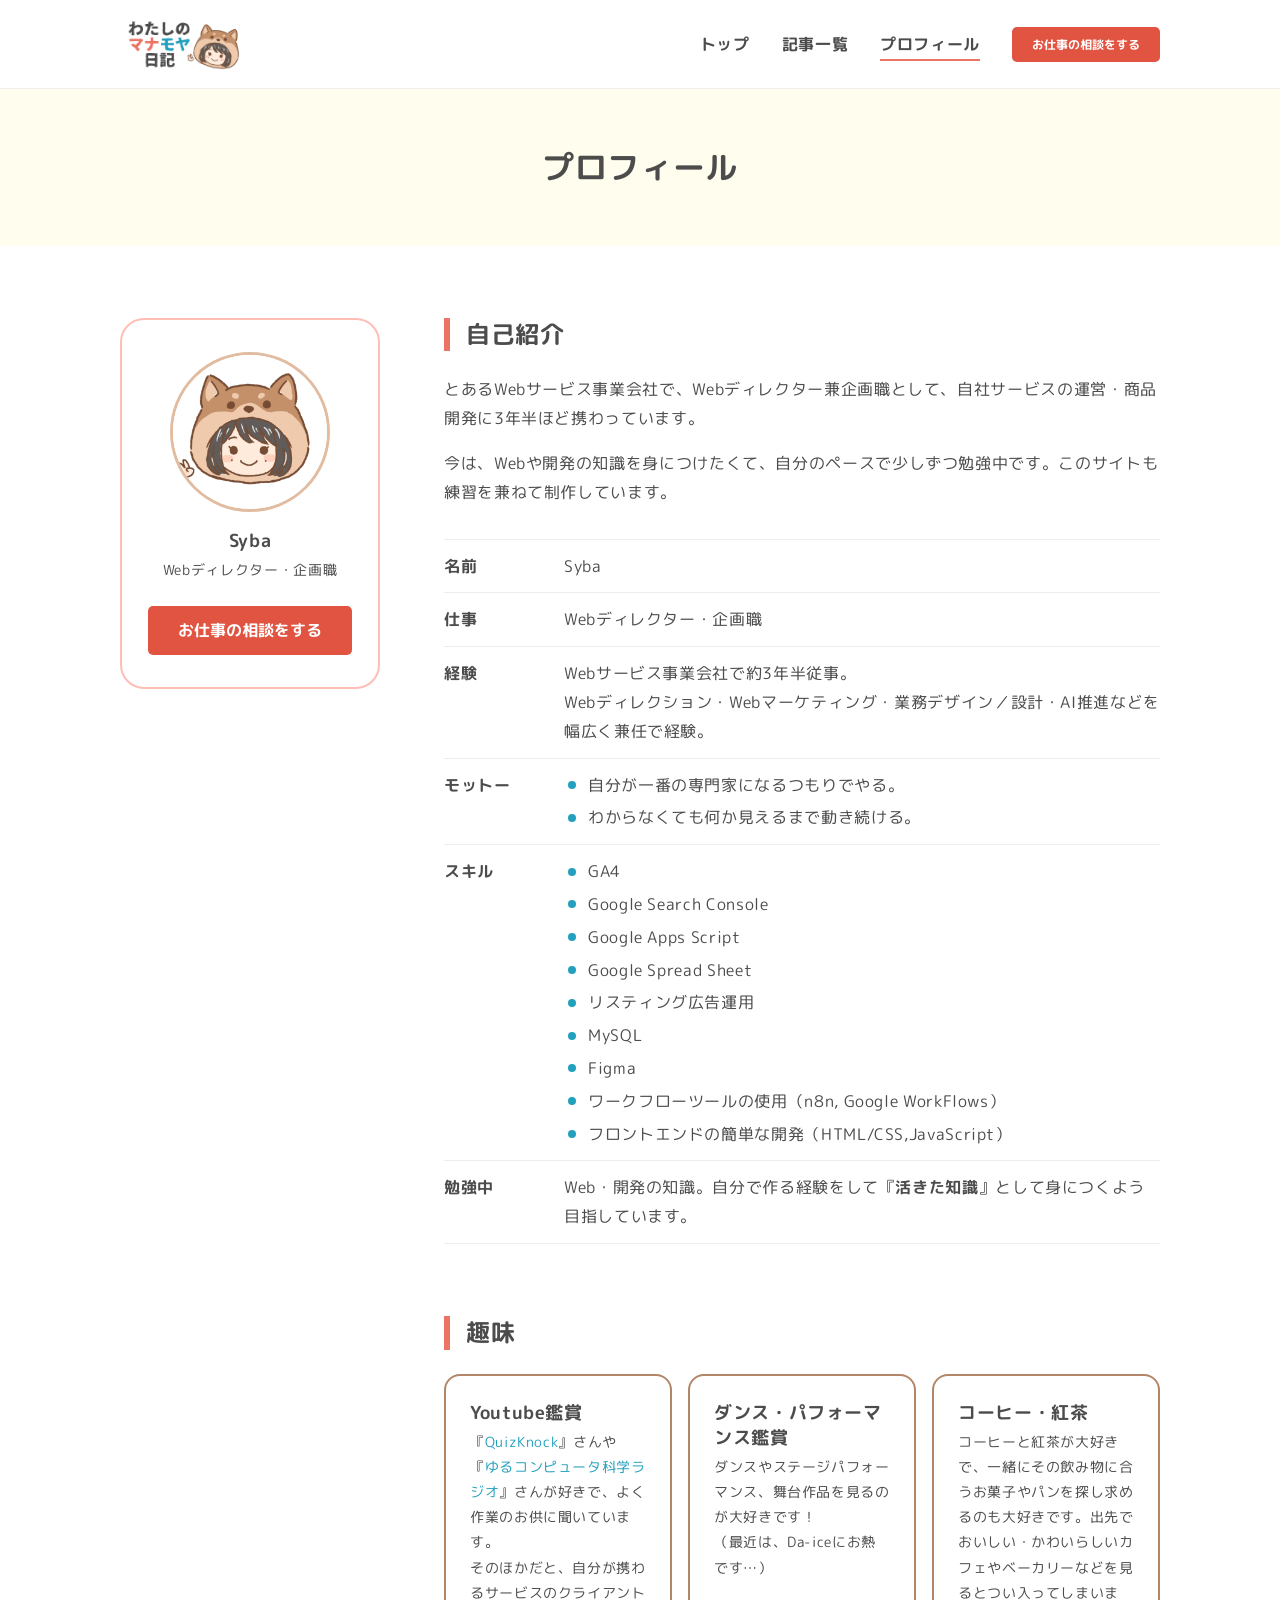
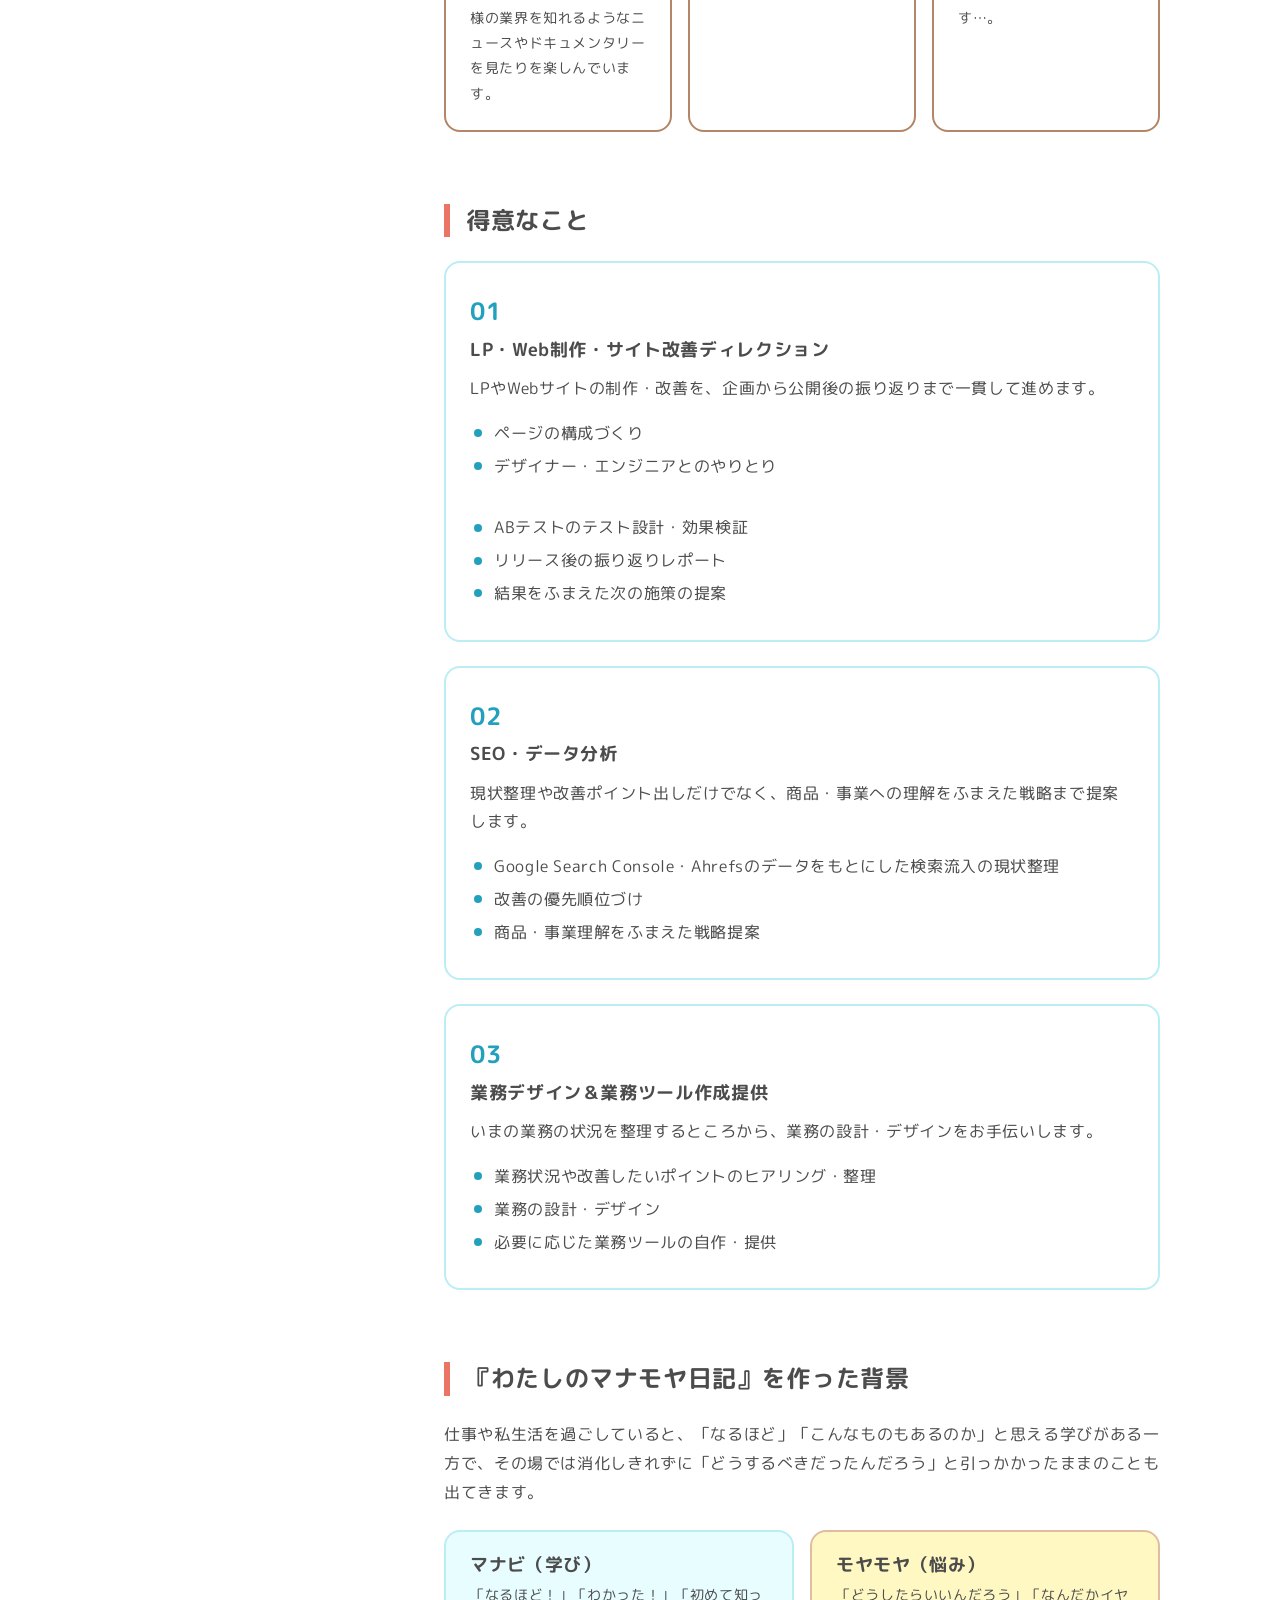
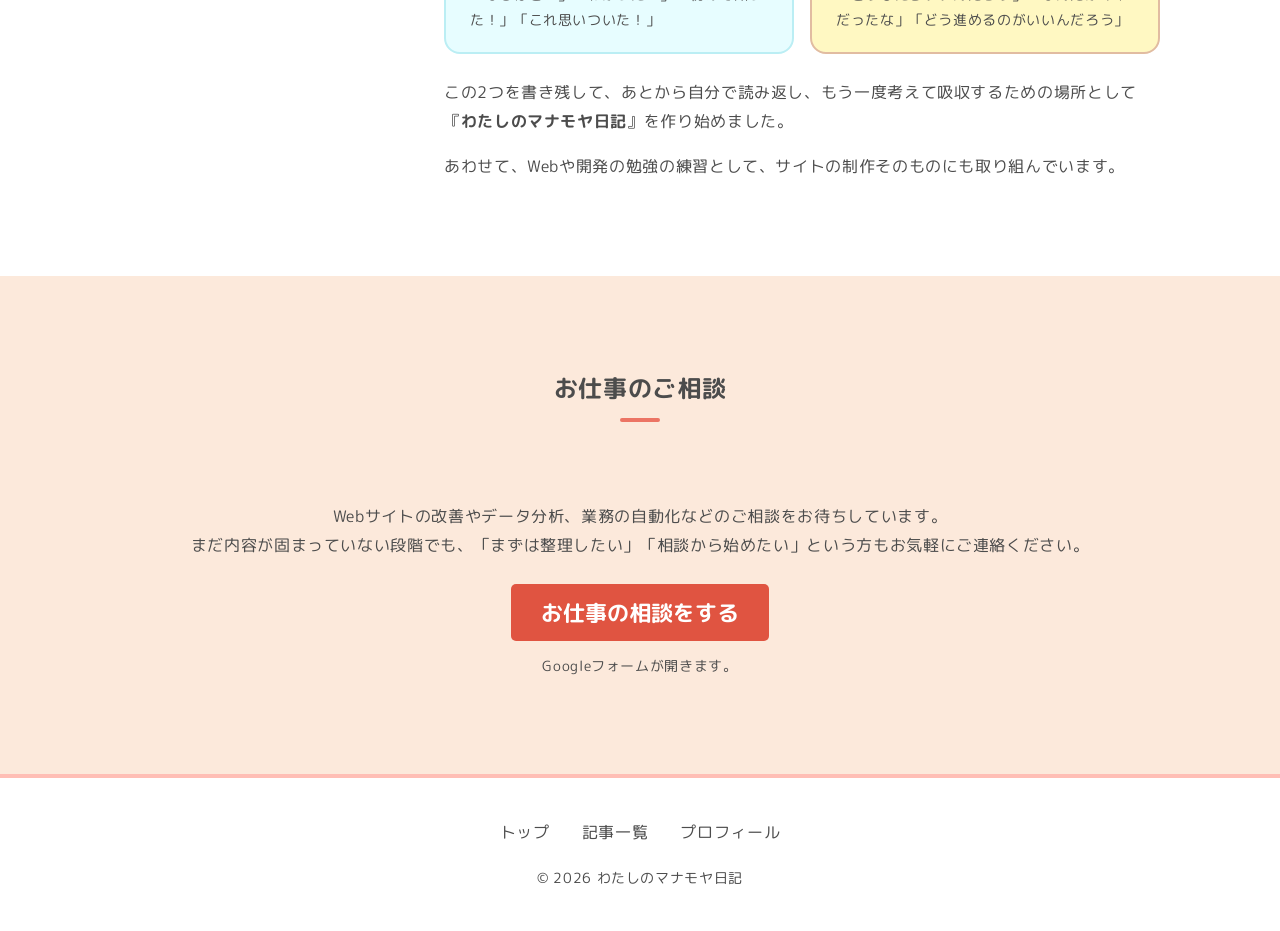
<file: profile/index.html>
<!DOCTYPE html>
<html lang="ja">
<head>
  <meta charset="UTF-8">
  <meta name="viewport" content="width=device-width, initial-scale=1">
  <title>プロフィール｜わたしのマナモヤ日記</title>
  <meta name="description" content="『わたしのマナモヤ日記』を書いているSybaのプロフィールです。得意なことや、このサイトを作った背景を紹介しています。">
  <link rel="icon" href="../img/logo/ロゴ1_1.png">
  <link rel="preconnect" href="https://fonts.googleapis.com">
  <link rel="preconnect" href="https://fonts.gstatic.com" crossorigin>
  <link href="https://fonts.googleapis.com/css2?family=M+PLUS+Rounded+1c:wght@400;700&display=swap" rel="stylesheet">
  <link rel="stylesheet" href="../css/tokens.css">
  <link rel="stylesheet" href="../css/style.css">
</head>
<body>

  <!-- ヘッダー -->
  <header class="header">
    <div class="header__inner">
      <a class="header__logo" href="../top/index.html">
        <img src="../img/logo/ロゴ2_1.png" alt="わたしのマナモヤ日記" width="600" height="300">
      </a>

      <!-- PC用ナビ -->
      <nav class="pc-nav pc-only" aria-label="メインメニュー">
        <ul>
          <li><a href="../top/index.html">トップ</a></li>
          <li><a href="../articles/index.html">記事一覧</a></li>
          <li><a href="index.html" aria-current="page">プロフィール</a></li>
        </ul>
        <a class="btn btn--primary btn--s" href="#" data-contact>お仕事の相談をする</a>
      </nav>

      <!-- SP用メニューボタン -->
      <button class="menu-btn sp-only" type="button" aria-expanded="false" aria-controls="sp-nav">
        <span class="menu-btn__line"></span>
        <span class="menu-btn__line"></span>
        <span class="menu-btn__line"></span>
        <span class="visually-hidden">メニュー</span>
      </button>
    </div>

    <!-- SP用ナビ -->
    <nav class="sp-nav sp-only" id="sp-nav" aria-label="メインメニュー" hidden>
      <ul>
        <li><a href="../top/index.html">トップ</a></li>
        <li><a href="../articles/index.html">記事一覧</a></li>
        <li><a href="index.html" aria-current="page">プロフィール</a></li>
      </ul>
    </nav>
  </header>

  <main>

    <!-- ページタイトル -->
    <div class="page-head">
      <h1>プロフィール</h1>
    </div>

    <div class="profile">

      <!-- 人物カード（PCでは左に固定） -->
      <aside class="profile-card">
        <img class="profile-card__icon" src="../img/logo/キャラアイコン.png" alt="Sybaのアイコン" width="2048" height="2048">
        <p class="profile-card__name">Syba</p>
        <p class="profile-card__role text-small">Webディレクター・企画職</p>
        <a class="btn btn--primary btn--m" href="#" data-contact>お仕事の相談をする</a>
      </aside>

      <div class="profile__main">

        <!-- 自己紹介 -->
        <section class="profile-section">
          <h2 class="profile-section__title">自己紹介</h2>
          <p>とあるWebサービス事業会社で、Webディレクター兼企画職として、自社サービスの運営・商品開発に3年半ほど携わっています。</p>
          <p>今は、Webや開発の知識を身につけたくて、自分のペースで少しずつ勉強中です。このサイトも練習を兼ねて制作しています。</p>
          <dl class="info">
            <div class="info__row">
              <dt>名前</dt>
              <dd>Syba</dd>
            </div>
            <div class="info__row">
              <dt>仕事</dt>
              <dd>Webディレクター・企画職</dd>
            </div>
            <div class="info__row">
              <dt>経験</dt>
              <dd>Webサービス事業会社で約3年半従事。<br>Webディレクション・Webマーケティング・業務デザイン／設計・AI推進などを幅広く兼任で経験。
              </dd>
            </div>
            <div class="info__row">
              <dt>モットー</dt>
              <dd>
                <ul class="check-list info__list">
                  <li>自分が一番の専門家になるつもりでやる。</li>
                  <li>わからなくても何か見えるまで動き続ける。</li>
                </ul>
              </dd>
            </div>
            <div class="info__row">
              <dt>スキル</dt>
              <dd>
                <ul class="check-list info__list">
                  <li>GA4</li>
                  <li>Google Search Console</li>
                  <li>Google Apps Script</li>
                  <li>Google Spread Sheet</li>
                  <li>リスティング広告運用</li>
                  <li>MySQL</li>
                  <li>Figma</li>
                  <li>ワークフローツールの使用（n8n, Google WorkFlows）</li>
                  <li>フロントエンドの簡単な開発（HTML/CSS,JavaScript）</li>
                </ul>
              </dd>
            </div>
            <div class="info__row">
              <dt>勉強中</dt>
              <dd>Web・開発の知識。自分で作る経験をして『<b>活きた知識</b>』として身につくよう目指しています。</dd>
            </div>
          </dl>
        </section>

        <!-- 趣味（仮テキスト。本人が差し替える） -->
        <section class="profile-section">
          <h2 class="profile-section__title">趣味</h2>
          <ul class="hobbies">
            <li class="hobby">
              <h3>Youtube鑑賞</h3>
              <p class="text-small">『<a href="https://www.youtube.com/c/quizknock" target="_blank">QuizKnock</a>』さんや『<a href="https://www.youtube.com/@yurucom" target="_blank">ゆるコンピュータ科学ラジオ</a>』さんが好きで、よく作業のお供に聞いています。<br>そのほかだと、自分が携わるサービスのクライアント様の業界を知れるようなニュースやドキュメンタリーを見たりを楽しんでいます。</p>
            </li>
            <li class="hobby">
              <h3>ダンス・パフォーマンス鑑賞</h3>
              <p class="text-small">ダンスやステージパフォーマンス、舞台作品を見るのが大好きです！<br>（最近は、Da-iceにお熱です…）</p>
            </li>
            <li class="hobby">
              <h3>コーヒー・紅茶</h3>
              <p class="text-small">コーヒーと紅茶が大好きで、一緒にその飲み物に合うお菓子やパンを探し求めるのも大好きです。出先でおいしい・かわいらしいカフェやベーカリーなどを見るとつい入ってしまいます…。</p>
            </li>
          </ul>
        </section>

        <!-- 得意なこと -->
        <section class="profile-section">
          <h2 class="profile-section__title">得意なこと</h2>
          <ul class="strengths">
            <li class="skill">
              <span class="skill__num" aria-hidden="true">01</span>
              <h3>LP・Web制作・サイト改善ディレクション</h3>
              <p>LPやWebサイトの制作・改善を、企画から公開後の振り返りまで一貫して進めます。</p>
              <ul class="check-list">
                <li>ページの構成づくり</li>
                <li>デザイナー・エンジニアとのやりとり</li>
              　<li>ABテストのテスト設計・効果検証</li>
                <li>リリース後の振り返りレポート</li>
                <li>結果をふまえた次の施策の提案</li>
              </ul>
            </li>
            <li class="skill">
              <span class="skill__num" aria-hidden="true">02</span>
              <h3>SEO・データ分析</h3>
              <p>現状整理や改善ポイント出しだけでなく、商品・事業への理解をふまえた戦略まで提案します。</p>
              <ul class="check-list">
                <li>Google Search Console・Ahrefsのデータをもとにした検索流入の現状整理</li>
                <li>改善の優先順位づけ</li>
                <li>商品・事業理解をふまえた戦略提案</li>
              </ul>
            </li>
            <li class="skill">
              <span class="skill__num" aria-hidden="true">03</span>
              <h3>業務デザイン＆業務ツール作成提供</h3>
              <p>いまの業務の状況を整理するところから、業務の設計・デザインをお手伝いします。</p>
              <ul class="check-list">
                <li>業務状況や改善したいポイントのヒアリング・整理</li>
                <li>業務の設計・デザイン</li>
                <li>必要に応じた業務ツールの自作・提供</li>
              </ul>
            </li>
          </ul>
        </section>

        <!-- 作った背景 -->
        <section class="profile-section">
          <h2 class="profile-section__title">『わたしのマナモヤ日記』を作った背景</h2>
          <p>仕事や私生活を過ごしていると、「なるほど」「こんなものもあるのか」と思える学びがある一方で、その場では消化しきれずに「どうするべきだったんだろう」と引っかかったままのことも出てきます。</p>
          <div class="manamoya">
            <div class="manamoya__item manamoya__item--manabi">
              <h3>マナビ（学び）</h3>
              <p class="text-small">「なるほど！」「わかった！」「初めて知った！」「これ思いついた！」</p>
            </div>
            <div class="manamoya__item manamoya__item--moyamoya">
              <h3>モヤモヤ（悩み）</h3>
              <p class="text-small">「どうしたらいいんだろう」「なんだかイヤだったな」「どう進めるのがいいんだろう」</p>
            </div>
          </div>
          <p>この2つを書き残して、あとから自分で読み返し、もう一度考えて吸収するための場所として『<b>わたしのマナモヤ日記</b>』を作り始めました。</p>
          <p>あわせて、Webや開発の勉強の練習として、サイトの制作そのものにも取り組んでいます。</p>
        </section>

      </div>
    </div>

    <!-- 問い合わせ -->
    <section class="section section--beige">
      <div class="container contact">
        <h2 class="section__title">お仕事のご相談</h2>
        <p>Webサイトの改善やデータ分析、業務の自動化などのご相談をお待ちしています。<br class="pc-only">まだ内容が固まっていない段階でも、「まずは整理したい」「相談から始めたい」という方もお気軽にご連絡ください。</p>
        <a class="btn btn--primary btn--l" href="#" data-contact>お仕事の相談をする</a>
        <p class="text-small">Googleフォームが開きます。</p>
      </div>
    </section>

  </main>

  <!-- フッター -->
  <footer class="footer">
    <ul class="footer__nav">
      <li><a href="../top/index.html">トップ</a></li>
      <li><a href="../articles/index.html">記事一覧</a></li>
      <li><a href="index.html">プロフィール</a></li>
    </ul>
    <small>&copy; 2026 わたしのマナモヤ日記</small>
  </footer>

  <script src="../js/articles.js"></script>
  <script src="../js/main.js"></script>
</body>
</html>
</file>
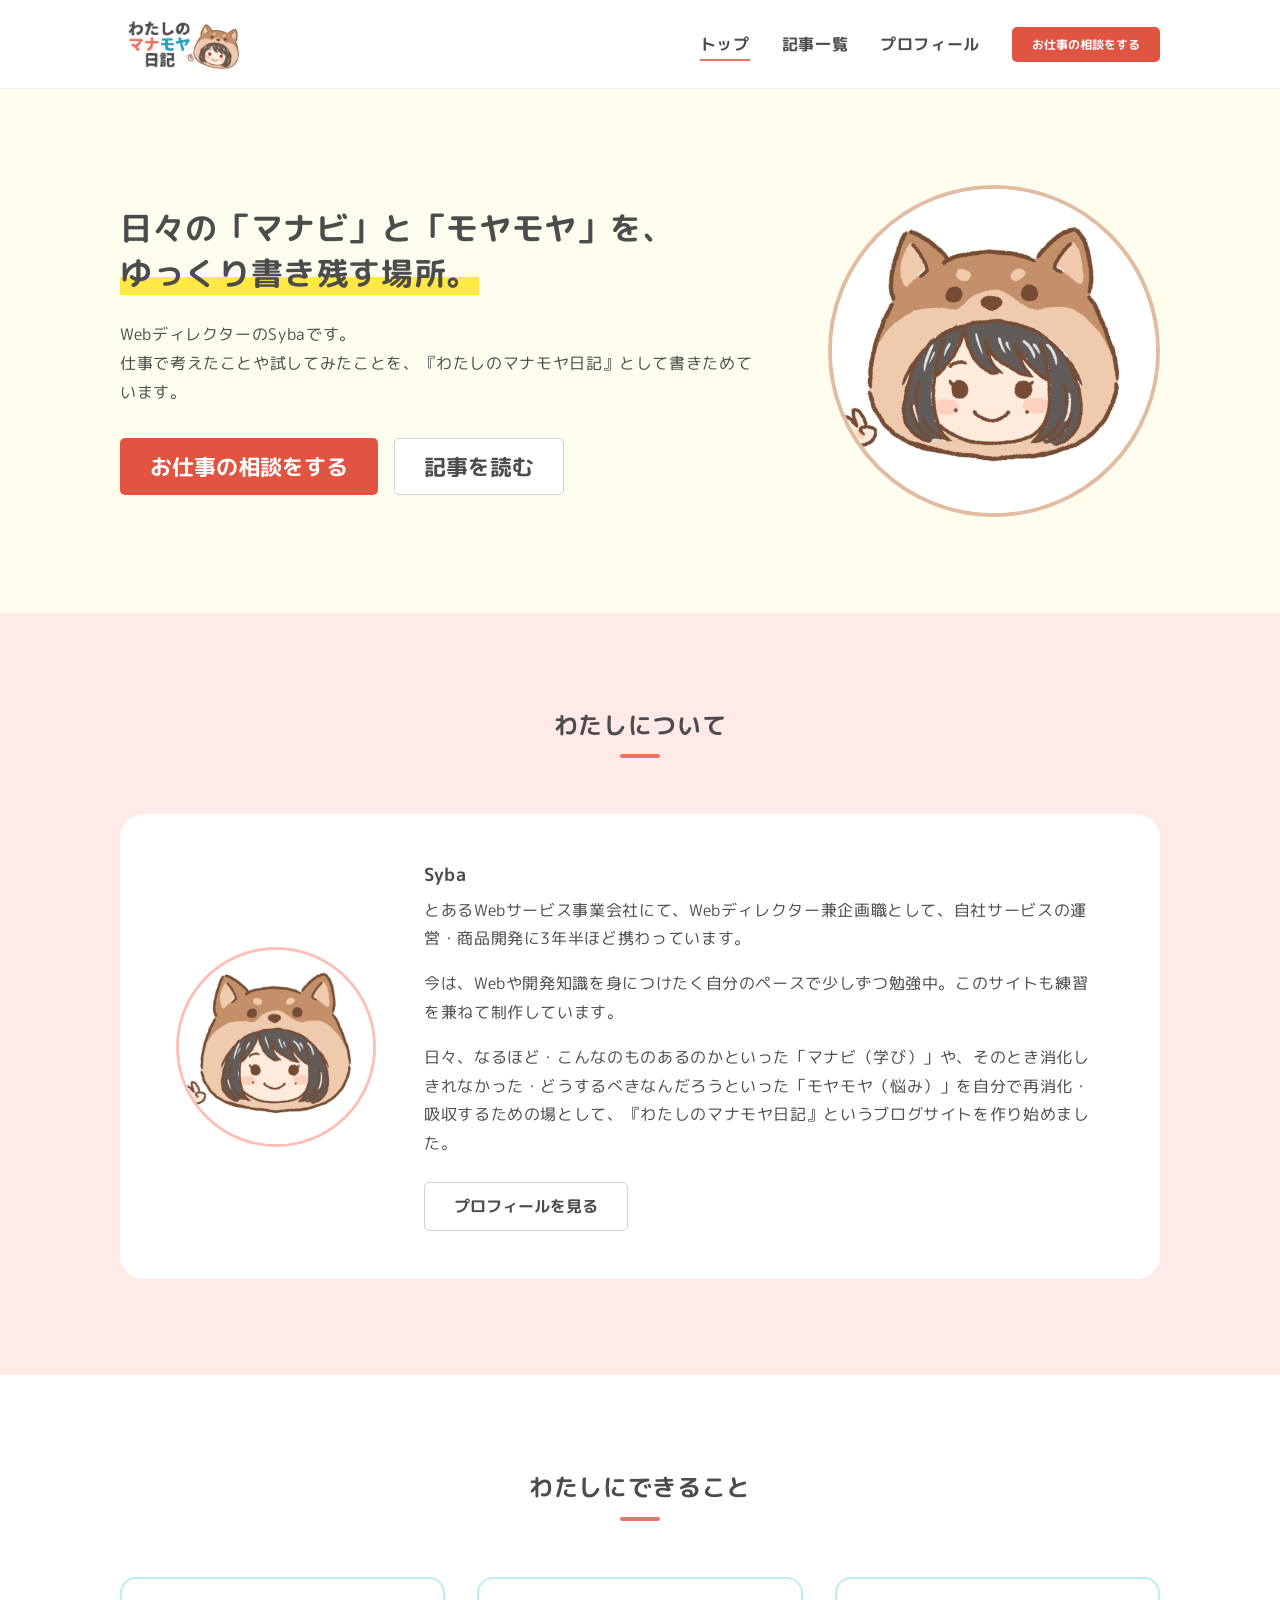
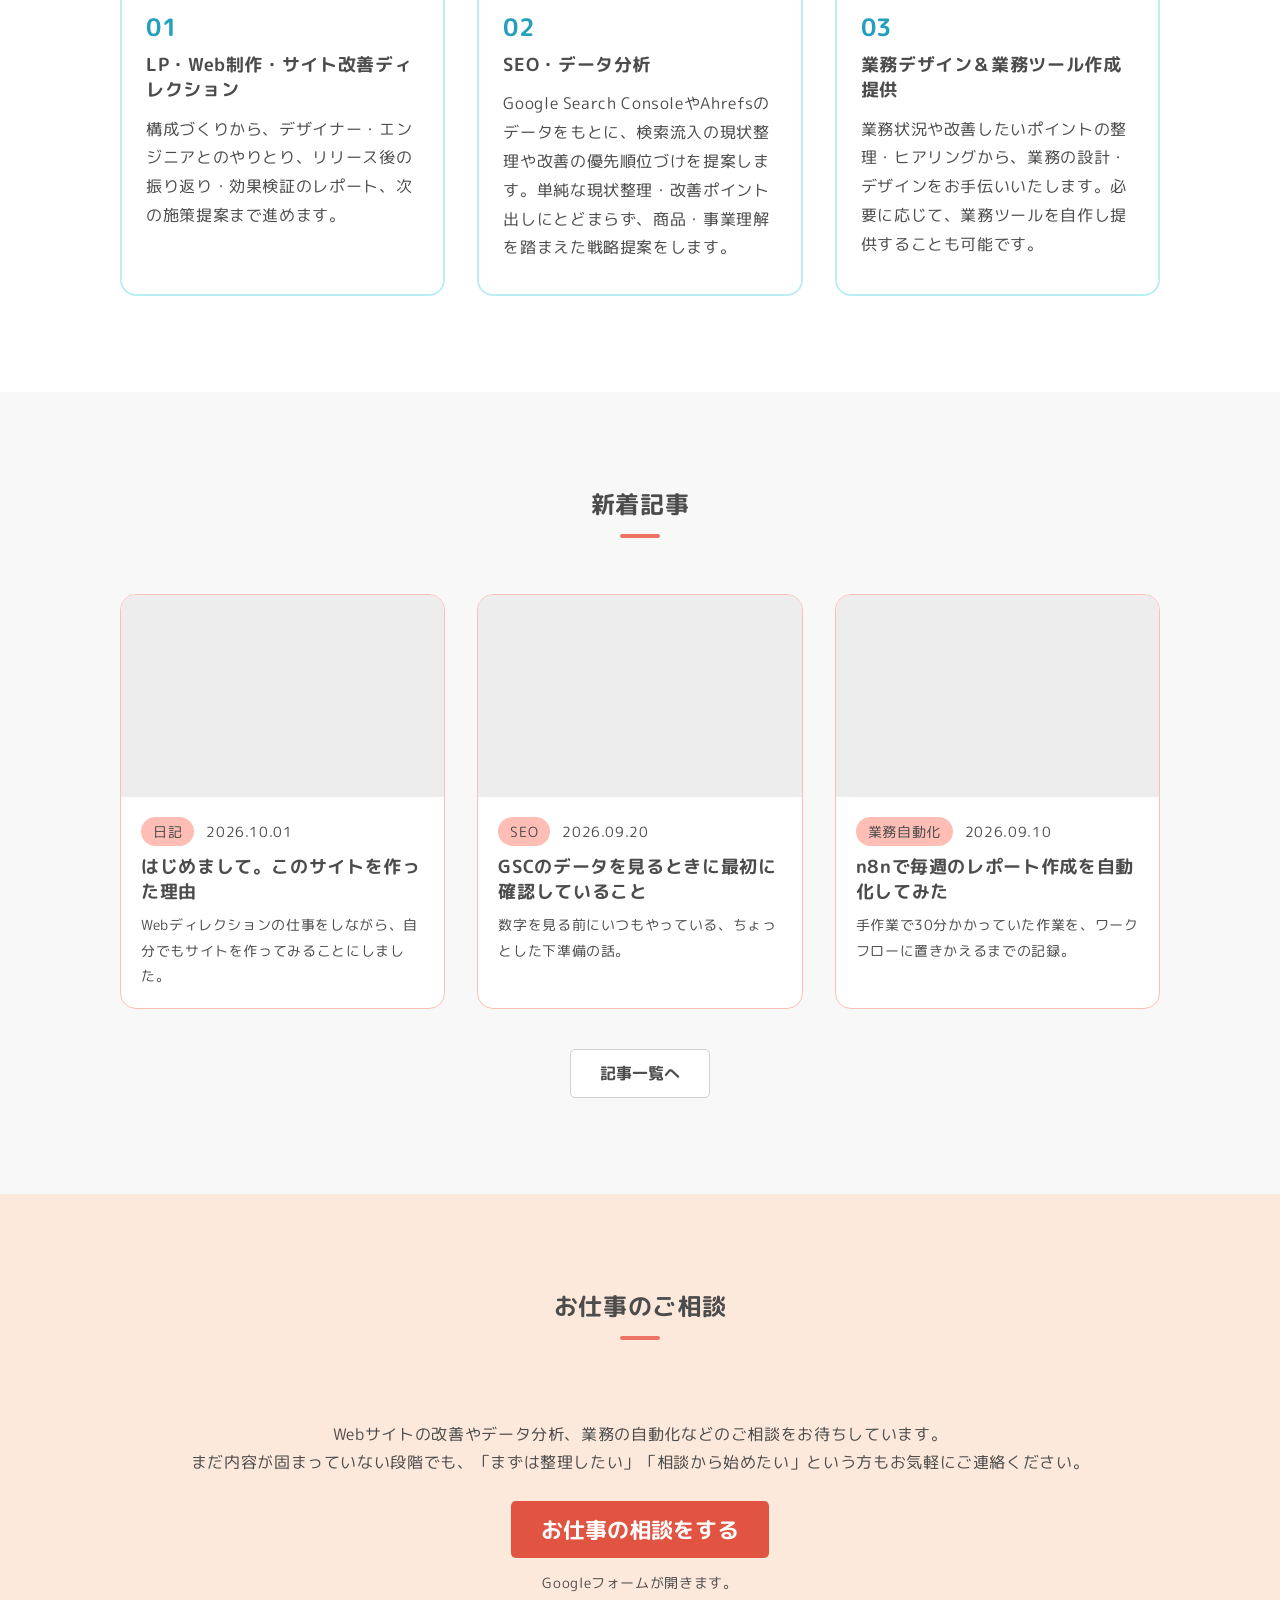
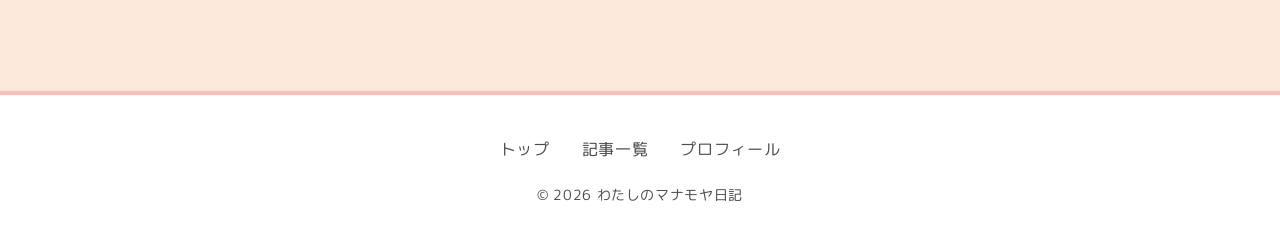
<file: top/index.html>
<!DOCTYPE html>
<html lang="ja">
<head>
  <meta charset="UTF-8">
  <meta name="viewport" content="width=device-width, initial-scale=1">
  <title>わたしのマナモヤ日記</title>
  <meta name="description" content="Webディレクター・マーケターのSybaが、仕事の学びや日々の気づきを書きためているブログです。">
  <link rel="icon" href="../img/logo/ロゴ1_1.png">
  <link rel="preconnect" href="https://fonts.googleapis.com">
  <link rel="preconnect" href="https://fonts.gstatic.com" crossorigin>
  <link href="https://fonts.googleapis.com/css2?family=M+PLUS+Rounded+1c:wght@400;700&display=swap" rel="stylesheet">
  <link rel="stylesheet" href="../css/tokens.css">
  <link rel="stylesheet" href="../css/style.css">
</head>
<body>

  <!-- ヘッダー -->
  <header class="header">
    <div class="header__inner">
      <a class="header__logo" href="index.html">
        <img src="../img/logo/ロゴ2_1.png" alt="わたしのマナモヤ日記" width="600" height="300">
      </a>

      <!-- PC用ナビ -->
      <nav class="pc-nav pc-only" aria-label="メインメニュー">
        <ul>
          <li><a href="index.html" aria-current="page">トップ</a></li>
          <li><a href="../articles/index.html">記事一覧</a></li>
          <li><a href="../profile/index.html">プロフィール</a></li>
        </ul>
        <a class="btn btn--primary btn--s" href="#" data-contact>お仕事の相談をする</a>
      </nav>

      <!-- SP用メニューボタン -->
      <button class="menu-btn sp-only" type="button" aria-expanded="false" aria-controls="sp-nav">
        <span class="menu-btn__line"></span>
        <span class="menu-btn__line"></span>
        <span class="menu-btn__line"></span>
        <span class="visually-hidden">メニュー</span>
      </button>
    </div>

    <!-- SP用ナビ -->
    <nav class="sp-nav sp-only" id="sp-nav" aria-label="メインメニュー" hidden>
      <ul>
        <li><a href="index.html" aria-current="page">トップ</a></li>
        <li><a href="../articles/index.html">記事一覧</a></li>
        <li><a href="../profile/index.html">プロフィール</a></li>
      </ul>
    </nav>
  </header>

  <main>

    <!-- ヒーロー -->
    <section class="hero">
      <div class="hero__inner">
        <div class="hero__text">
          <h1 class="hero__title">日々の「マナビ」と「モヤモヤ」を、<br><span class="marker">ゆっくり書き残す場所。</span></h1>
          <p class="hero__lead">WebディレクターのSybaです。<br class="pc-only">仕事で考えたことや試してみたことを、『わたしのマナモヤ日記』として書きためています。</p>
          <div class="hero__actions">
            <a class="btn btn--primary btn--l" href="#" data-contact>お仕事の相談をする</a>
            <a class="btn btn--normal btn--l" href="../articles/index.html">記事を読む</a>
          </div>
        </div>
        <div class="hero__visual">
          <img src="../img/logo/キャラアイコン.png" alt="" width="2048" height="2048">
        </div>
      </div>
    </section>

    <!-- わたしについて -->
    <section class="section section--red">
      <div class="container">
        <h2 class="section__title">わたしについて</h2>
        <div class="about">
          <img class="about__icon" src="../img/logo/キャラアイコン.png" alt="Sybaのアイコン" width="2048" height="2048">
          <div class="about__text">
            <h3 class="about__name">Syba</h3>
            <p>とあるWebサービス事業会社にて、Webディレクター兼企画職として、自社サービスの運営・商品開発に3年半ほど携わっています。</p>
            <p>今は、Webや開発知識を身につけたく自分のペースで少しずつ勉強中。このサイトも練習を兼ねて制作しています。</p>
            <p>日々、なるほど・こんなのものあるのかといった「マナビ（学び）」や、そのとき消化しきれなかった・どうするべきなんだろうといった「モヤモヤ（悩み）」を自分で再消化・吸収するための場として、『わたしのマナモヤ日記』というブログサイトを作り始めました。</p>
            <a class="btn btn--normal btn--m" href="../profile/index.html">プロフィールを見る</a>
          </div>
        </div>
      </div>
    </section>

    <!-- できること -->
    <section class="section">
      <div class="container">
        <h2 class="section__title">わたしにできること</h2>
        <ul class="skills">
          <li class="skill">
            <span class="skill__num" aria-hidden="true">01</span>
            <h3>LP・Web制作・サイト改善ディレクション</h3>
            <p>構成づくりから、デザイナー・エンジニアとのやりとり、リリース後の振り返り・効果検証のレポート、次の施策提案まで進めます。</p>
          </li>
          <li class="skill">
            <span class="skill__num" aria-hidden="true">02</span>
            <h3>SEO・データ分析</h3>
            <p>Google Search ConsoleやAhrefsのデータをもとに、検索流入の現状整理や改善の優先順位づけを提案します。単純な現状整理・改善ポイント出しにとどまらず、商品・事業理解を踏まえた戦略提案をします。</p>
          </li>
          <li class="skill">
            <span class="skill__num" aria-hidden="true">03</span>
            <h3>業務デザイン＆業務ツール作成提供</h3>
            <p>業務状況や改善したいポイントの整理・ヒアリングから、業務の設計・デザインをお手伝いいたします。必要に応じて、業務ツールを自作し提供することも可能です。</p>
          </li>
        </ul>
      </div>
    </section>

    <!-- 新着記事 -->
    <section class="section section--gray">
      <div class="container">
        <h2 class="section__title">新着記事</h2>
        
        <ul class="cards" id="latest-articles"></ul>
        <div class="section__more">
          <a class="btn btn--normal btn--m" href="../articles/index.html">記事一覧へ</a>
        </div>
      </div>
    </section>

    <!-- 問い合わせ -->
    <section class="section section--beige">
      <div class="container contact">
        <h2 class="section__title">お仕事のご相談</h2>
        <p>Webサイトの改善やデータ分析、業務の自動化などのご相談をお待ちしています。<br class="pc-only">まだ内容が固まっていない段階でも、「まずは整理したい」「相談から始めたい」という方もお気軽にご連絡ください。</p>
        <a class="btn btn--primary btn--l" href="#" data-contact>お仕事の相談をする</a>
        <p class="text-small">Googleフォームが開きます。</p>
      </div>
    </section>

  </main>

  <!-- フッター -->
  <footer class="footer">
    <ul class="footer__nav">
      <li><a href="index.html">トップ</a></li>
      <li><a href="../articles/index.html">記事一覧</a></li>
      <li><a href="../profile/index.html">プロフィール</a></li>
    </ul>
    <small>&copy; 2026 わたしのマナモヤ日記</small>
  </footer>

  <script src="../js/articles.js"></script>
  <script src="../js/main.js"></script>
</body>
</html>
</file>
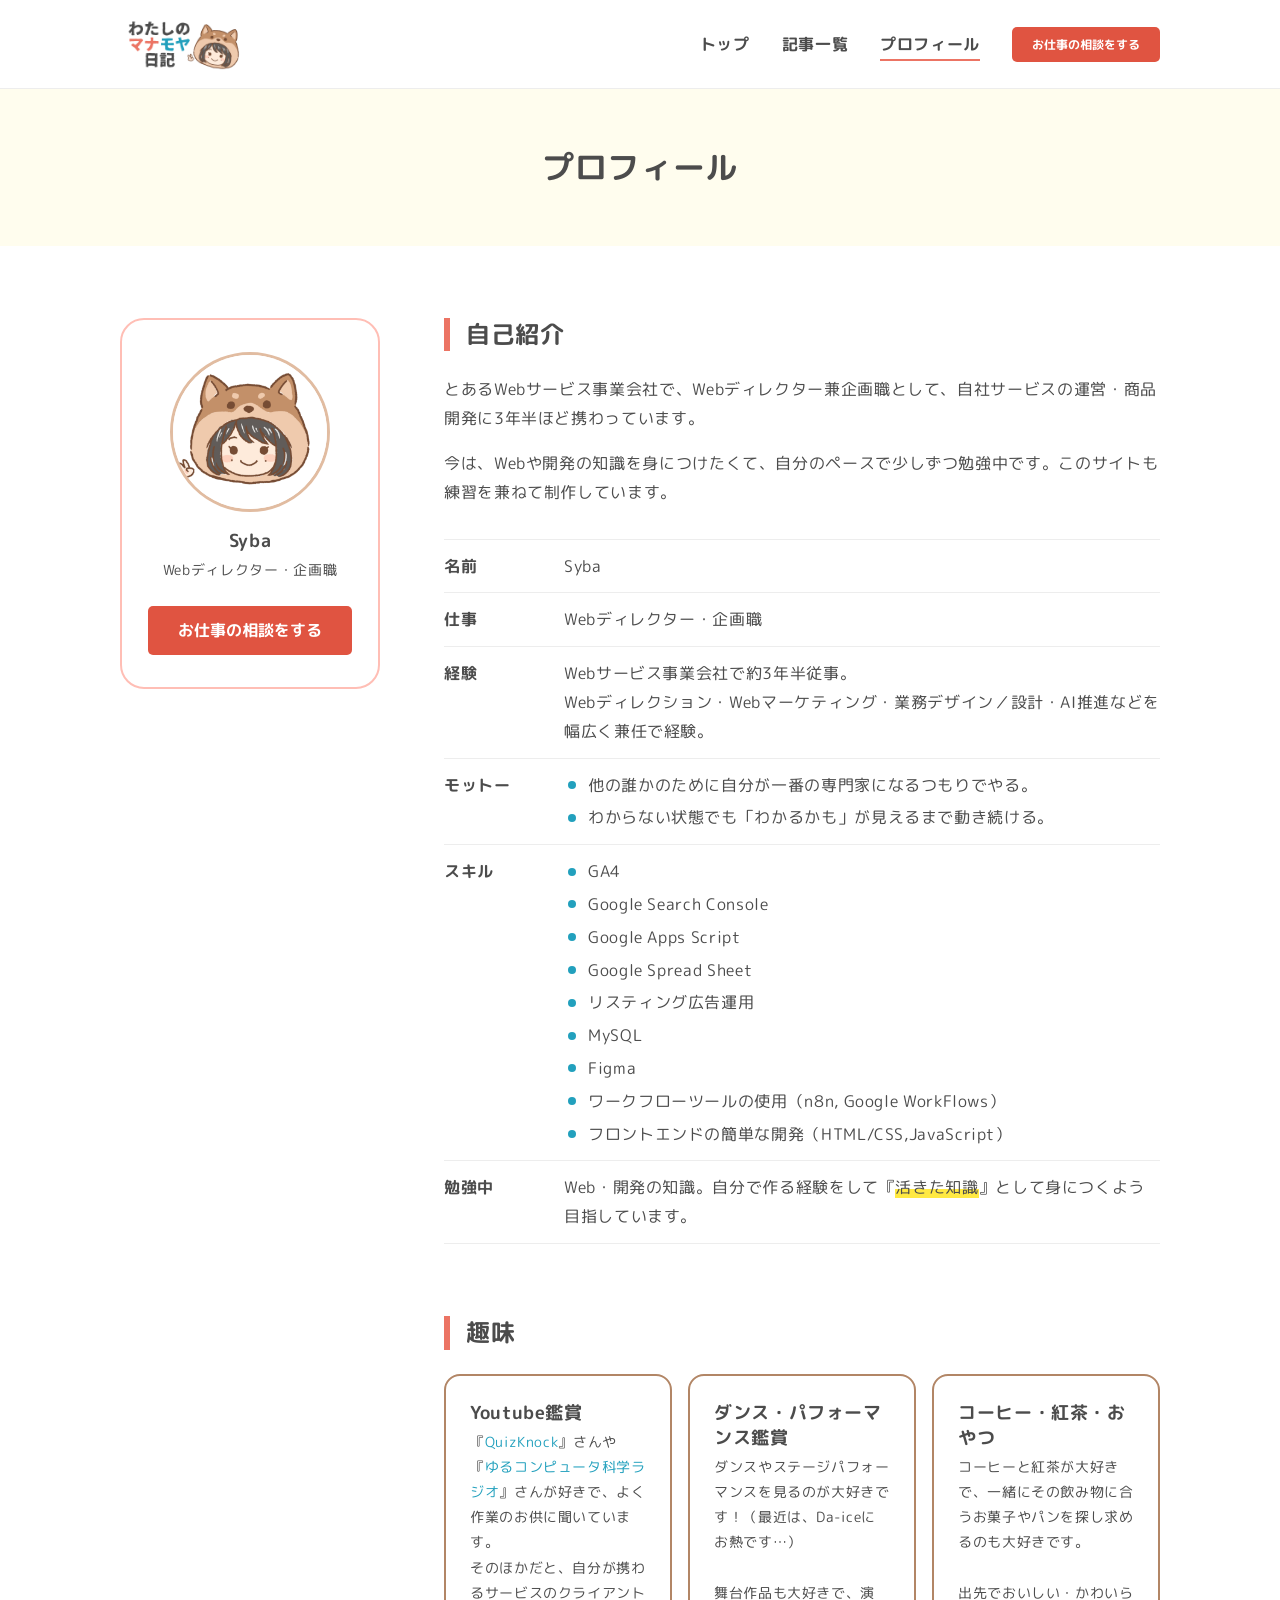
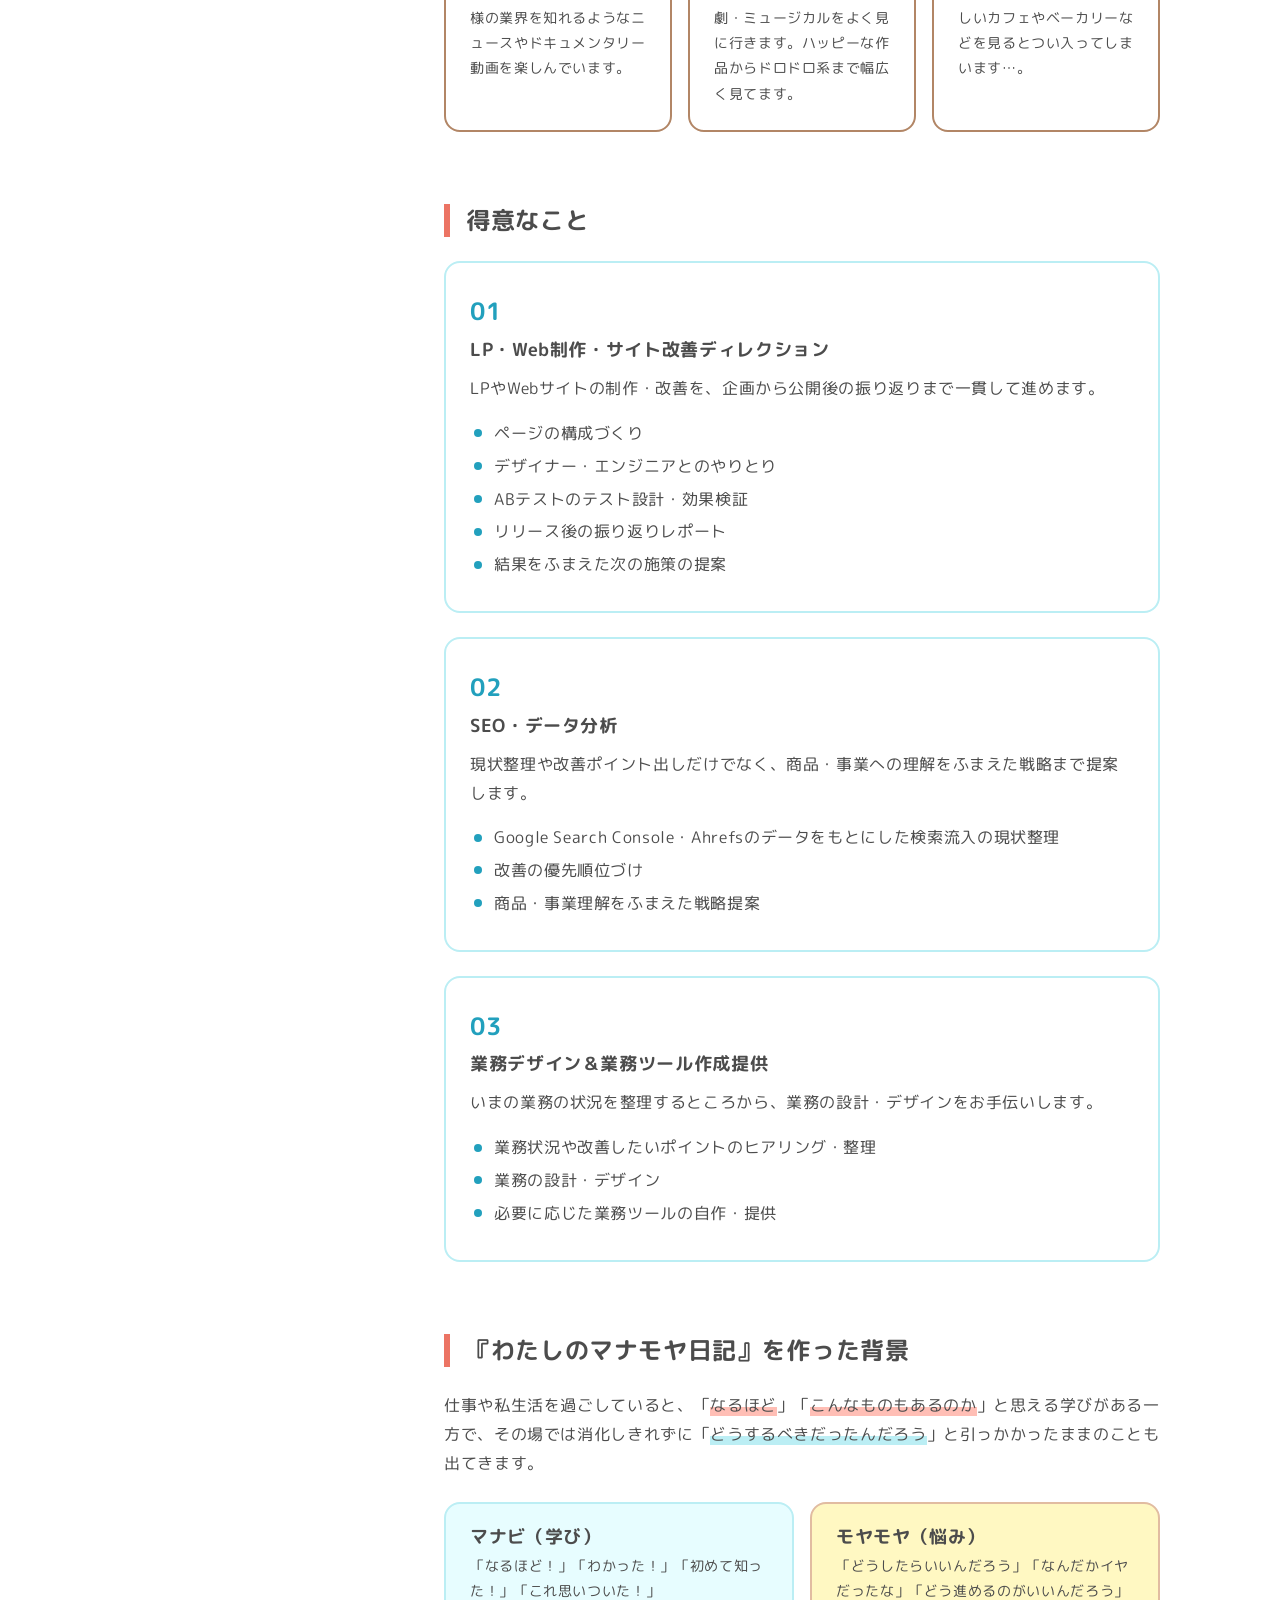
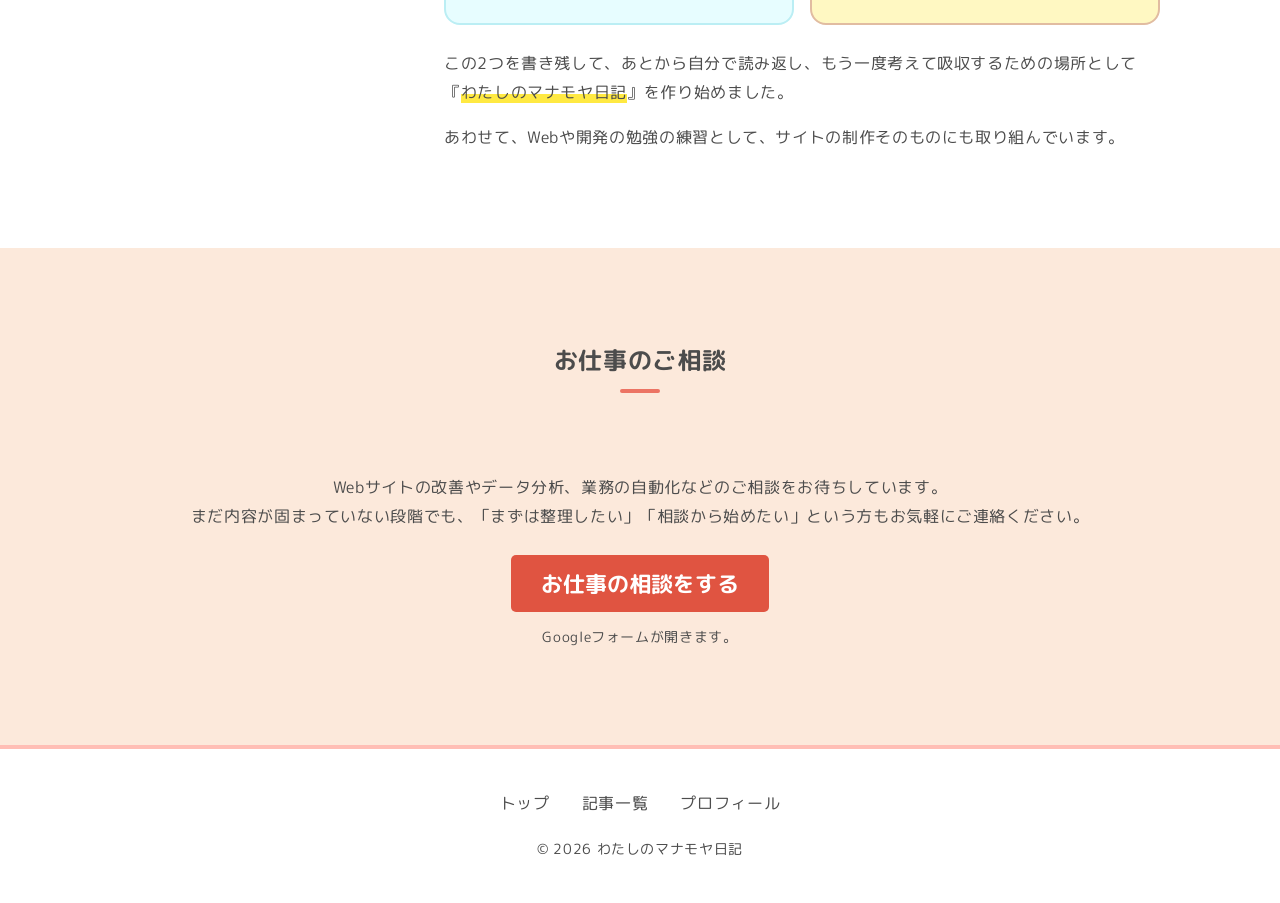
<file: profile.html>
<!DOCTYPE html>
<html lang="ja">
<head>
  <meta charset="UTF-8">
  <meta name="viewport" content="width=device-width, initial-scale=1">
  <title>プロフィール｜日々のマナビ・モヤモヤを消化するブログ日々のマナビ・モヤモヤを消化するブログ『マナモヤ日記』</title>
  <meta name="description" content="『わたしのマナモヤ日記』を書いているSybaのプロフィールです。得意なことや、このサイトを作った背景を紹介しています。">
  <link rel="icon" href="img/logo/1×1.png">
  <link rel="preconnect" href="https://fonts.googleapis.com">
  <link rel="preconnect" href="https://fonts.gstatic.com" crossorigin>
  <link href="https://fonts.googleapis.com/css2?family=M+PLUS+Rounded+1c:wght@400;700&display=swap" rel="stylesheet">
  <link rel="stylesheet" href="css/tokens.css">
  <link rel="stylesheet" href="css/style.css">
</head>
<body>

  <!-- ヘッダー -->
  <header class="header">
    <div class="header__inner">
      <a class="header__logo" href="top.html">
        <img src="img/logo/2×1.png" alt="わたしのマナモヤ日記" width="600" height="300">
      </a>

      <!-- PC用ナビ -->
      <nav class="pc-nav pc-only" aria-label="メインメニュー">
        <ul>
          <li><a href="top.html">トップ</a></li>
          <li><a href="articles.html">記事一覧</a></li>
          <li><a href="profile.html" aria-current="page">プロフィール</a></li>
        </ul>
        <a class="btn btn--primary btn--s" href="#" data-contact>お仕事の相談をする</a>
      </nav>

      <!-- SP用メニューボタン -->
      <button class="menu-btn sp-only" type="button" aria-expanded="false" aria-controls="sp-nav">
        <span class="menu-btn__line"></span>
        <span class="menu-btn__line"></span>
        <span class="menu-btn__line"></span>
        <span class="visually-hidden">メニュー</span>
      </button>
    </div>

    <!-- SP用ナビ -->
    <nav class="sp-nav sp-only" id="sp-nav" aria-label="メインメニュー" hidden>
      <ul>
        <li><a href="top.html">トップ</a></li>
        <li><a href="articles.html">記事一覧</a></li>
        <li><a href="profile.html" aria-current="page">プロフィール</a></li>
      </ul>
    </nav>
  </header>

  <main>

    <!-- ページタイトル -->
    <div class="page-head">
      <h1>プロフィール</h1>
    </div>

    <div class="profile">

      <!-- 人物カード -->
      <aside class="profile-card">
        <img class="profile-card__icon" src="img/logo/Syba.png" alt="Sybaのアイコン" width="2048" height="2048">
        <p class="profile-card__name">Syba</p>
        <p class="profile-card__role text-small">Webディレクター・企画職</p>
        <a class="btn btn--primary btn--m" href="#" data-contact>お仕事の相談をする</a>
      </aside>

      <div class="profile__main">

        <!-- 自己紹介 -->
        <section class="profile-section">
          <h2 class="profile-section__title">自己紹介</h2>
          <p>とあるWebサービス事業会社で、Webディレクター兼企画職として、自社サービスの運営・商品開発に3年半ほど携わっています。</p>
          <p>今は、Webや開発の知識を身につけたくて、自分のペースで少しずつ勉強中です。このサイトも練習を兼ねて制作しています。</p>
          <dl class="info">
            <div class="info__row">
              <dt>名前</dt>
              <dd>Syba</dd>
            </div>
            <div class="info__row">
              <dt>仕事</dt>
              <dd>Webディレクター・企画職</dd>
            </div>
            <div class="info__row">
              <dt>経験</dt>
              <dd>Webサービス事業会社で約3年半従事。<br>Webディレクション・Webマーケティング・業務デザイン／設計・AI推進などを幅広く兼任で経験。
              </dd>
            </div>
            <div class="info__row">
              <dt>モットー</dt>
              <dd>
                <ul class="check-list info__list">
                  <li>他の誰かのために自分が一番の専門家になるつもりでやる。</li>
                  <li>わからない状態でも「わかるかも」が見えるまで動き続ける。</li>
                </ul>
              </dd>
            </div>
            <div class="info__row">
              <dt>スキル</dt>
              <dd>
                <ul class="check-list info__list">
                  <li>GA4</li>
                  <li>Google Search Console</li>
                  <li>Google Apps Script</li>
                  <li>Google Spread Sheet</li>
                  <li>リスティング広告運用</li>
                  <li>MySQL</li>
                  <li>Figma</li>
                  <li>ワークフローツールの使用（n8n, Google WorkFlows）</li>
                  <li>フロントエンドの簡単な開発（HTML/CSS,JavaScript）</li>
                </ul>
              </dd>
            </div>
            <div class="info__row">
              <dt>勉強中</dt>
              <dd>Web・開発の知識。自分で作る経験をして『<span class="marker">活きた知識</span>』として身につくよう目指しています。</dd>
            </div>
          </dl>
        </section>

        <!-- 趣味 -->
        <section class="profile-section">
          <h2 class="profile-section__title">趣味</h2>
          <ul class="hobbies">
            <li class="hobby">
              <h3>Youtube鑑賞</h3>
              <p class="text-small">『<a href="https://www.youtube.com/c/quizknock" target="_blank">QuizKnock</a>』さんや『<a href="https://www.youtube.com/@yurucom" target="_blank">ゆるコンピュータ科学ラジオ</a>』さんが好きで、よく作業のお供に聞いています。<br>そのほかだと、自分が携わるサービスのクライアント様の業界を知れるようなニュースやドキュメンタリー動画を楽しんでいます。</p>
            </li>
            <li class="hobby">
              <h3>ダンス・パフォーマンス鑑賞</h3>
              <p class="text-small">ダンスやステージパフォーマンスを見るのが大好きです！（最近は、Da-iceにお熱です…）<br><br>舞台作品も大好きで、演劇・ミュージカルをよく見に行きます。ハッピーな作品からドロドロ系まで幅広く見てます。</p>
            </li>
            <li class="hobby">
              <h3>コーヒー・紅茶・おやつ</h3>
              <p class="text-small">コーヒーと紅茶が大好きで、一緒にその飲み物に合うお菓子やパンを探し求めるのも大好きです。<br><br>出先でおいしい・かわいらしいカフェやベーカリーなどを見るとつい入ってしまいます…。</p>
            </li>
          </ul>
        </section>

        <!-- 得意なこと -->
        <section class="profile-section">
          <h2 class="profile-section__title">得意なこと</h2>
          <ul class="strengths">
            <li class="skill">
              <span class="skill__num" aria-hidden="true">01</span>
              <h3>LP・Web制作・サイト改善ディレクション</h3>
              <p>LPやWebサイトの制作・改善を、企画から公開後の振り返りまで一貫して進めます。</p>
              <ul class="check-list">
                <li>ページの構成づくり</li>
                <li>デザイナー・エンジニアとのやりとり</li>
                <li>ABテストのテスト設計・効果検証</li>
                <li>リリース後の振り返りレポート</li>
                <li>結果をふまえた次の施策の提案</li>
              </ul>
            </li>
            <li class="skill">
              <span class="skill__num" aria-hidden="true">02</span>
              <h3>SEO・データ分析</h3>
              <p>現状整理や改善ポイント出しだけでなく、商品・事業への理解をふまえた戦略まで提案します。</p>
              <ul class="check-list">
                <li>Google Search Console・Ahrefsのデータをもとにした検索流入の現状整理</li>
                <li>改善の優先順位づけ</li>
                <li>商品・事業理解をふまえた戦略提案</li>
              </ul>
            </li>
            <li class="skill">
              <span class="skill__num" aria-hidden="true">03</span>
              <h3>業務デザイン＆業務ツール作成提供</h3>
              <p>いまの業務の状況を整理するところから、業務の設計・デザインをお手伝いします。</p>
              <ul class="check-list">
                <li>業務状況や改善したいポイントのヒアリング・整理</li>
                <li>業務の設計・デザイン</li>
                <li>必要に応じた業務ツールの自作・提供</li>
              </ul>
            </li>
          </ul>
        </section>

        <!-- 作った背景 -->
        <section class="profile-section">
          <h2 class="profile-section__title">『わたしのマナモヤ日記』を作った背景</h2>
          <p>仕事や私生活を過ごしていると、「<span class="strong-positive">なるほど</span>」「<span class="strong-positive">こんなものもあるのか</span>」と思える学びがある一方で、その場では消化しきれずに「<span class="strong-negative">どうするべきだったんだろう</span>」と引っかかったままのことも出てきます。</p>
          <div class="manamoya">
            <div class="manamoya__item manamoya__item--manabi">
              <h3>マナビ（学び）</h3>
              <p class="text-small">「なるほど！」「わかった！」「初めて知った！」「これ思いついた！」</p>
            </div>
            <div class="manamoya__item manamoya__item--moyamoya">
              <h3>モヤモヤ（悩み）</h3>
              <p class="text-small">「どうしたらいいんだろう」「なんだかイヤだったな」「どう進めるのがいいんだろう」</p>
            </div>
          </div>
          <p>この2つを書き残して、あとから自分で読み返し、もう一度考えて吸収するための場所として『<span class="marker">わたしのマナモヤ日記</span>』を作り始めました。</p>
          <p>あわせて、Webや開発の勉強の練習として、サイトの制作そのものにも取り組んでいます。</p>
        </section>

      </div>
    </div>

    <section class="section section--beige">
      <div class="container contact">
        <h2 class="section__title">お仕事のご相談</h2>
        <p>Webサイトの改善やデータ分析、業務の自動化などのご相談をお待ちしています。<br class="pc-only">まだ内容が固まっていない段階でも、「まずは整理したい」「相談から始めたい」という方もお気軽にご連絡ください。</p>
        <a class="btn btn--primary btn--l" href="#" data-contact>お仕事の相談をする</a>
        <p class="text-small">Googleフォームが開きます。</p>
      </div>
    </section>

  </main>

  <!-- フッター -->
  <footer class="footer">
    <ul class="footer__nav">
      <li><a href="top.html">トップ</a></li>
      <li><a href="articles.html">記事一覧</a></li>
      <li><a href="profile.html">プロフィール</a></li>
    </ul>
    <small>&copy; 2026 わたしのマナモヤ日記</small>
  </footer>

  <script src="js/articles.js"></script>
  <script src="js/main.js"></script>
</body>
</html>
</file>
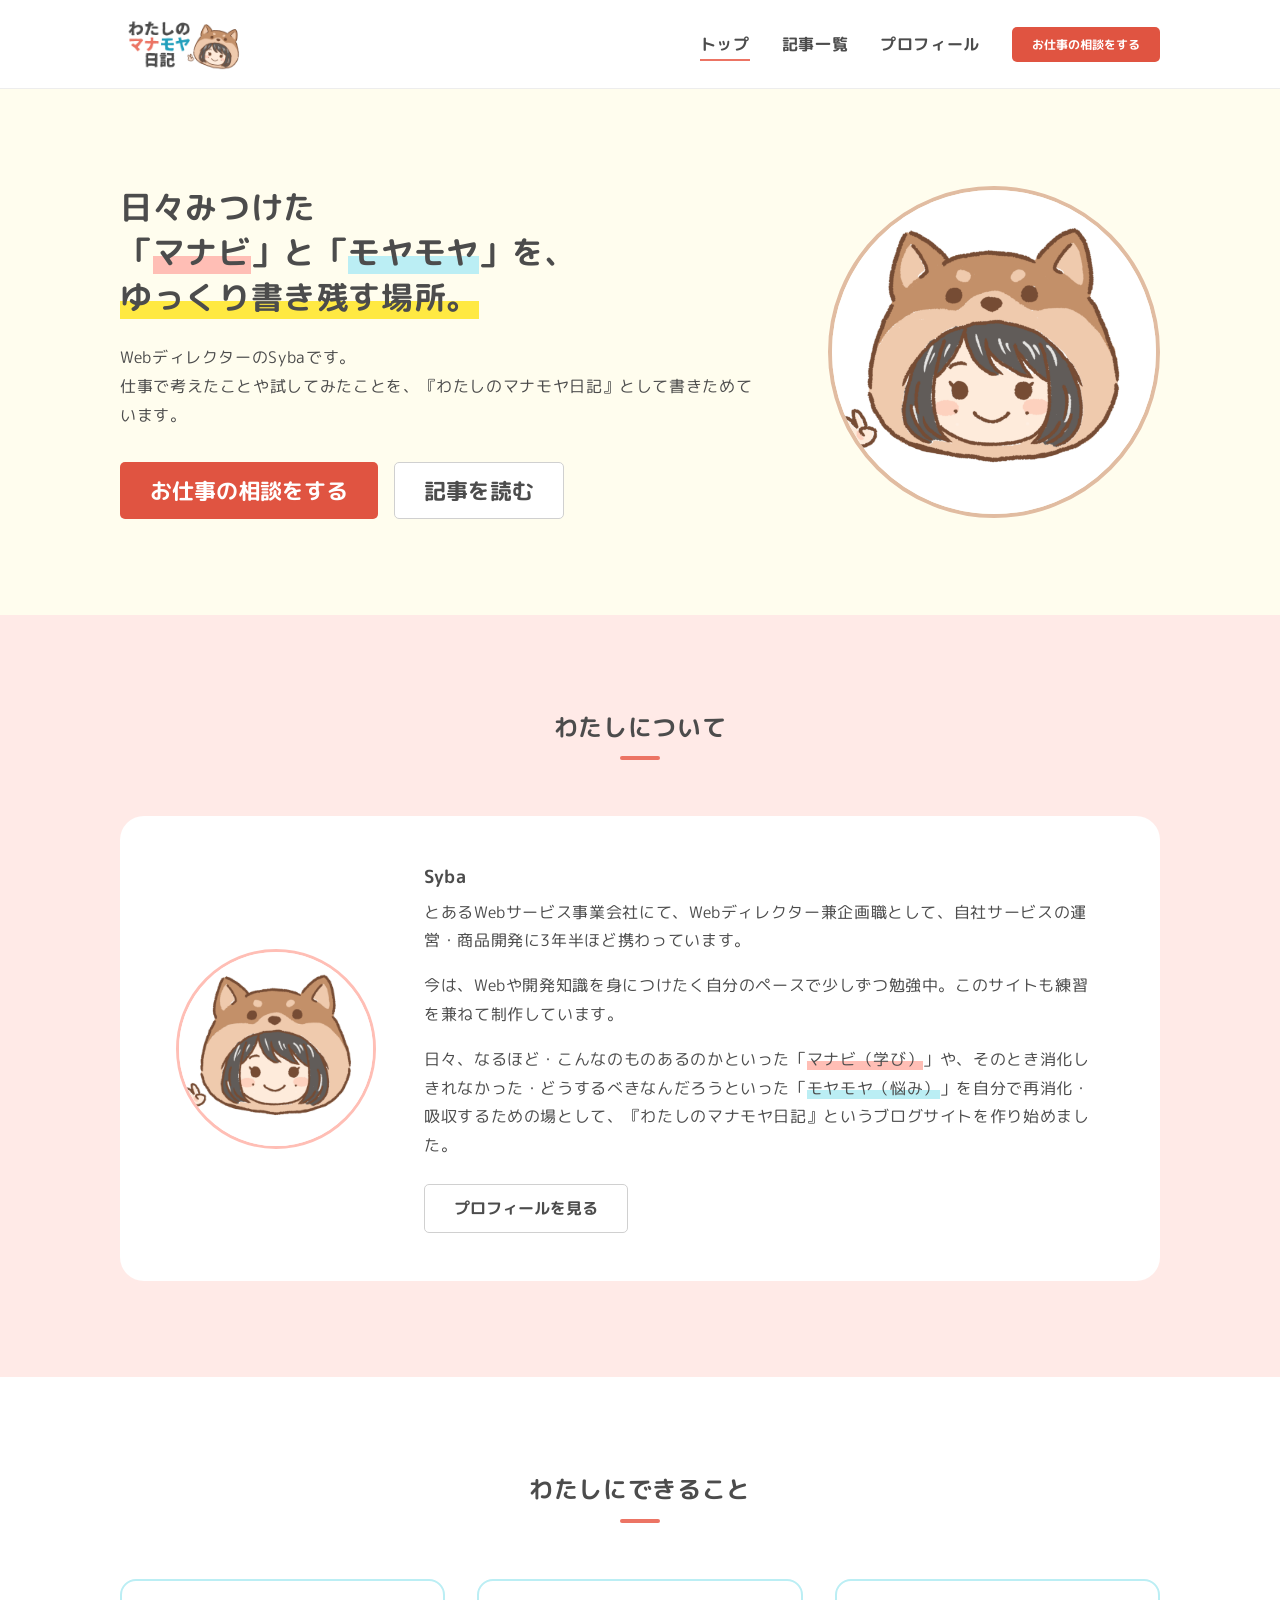
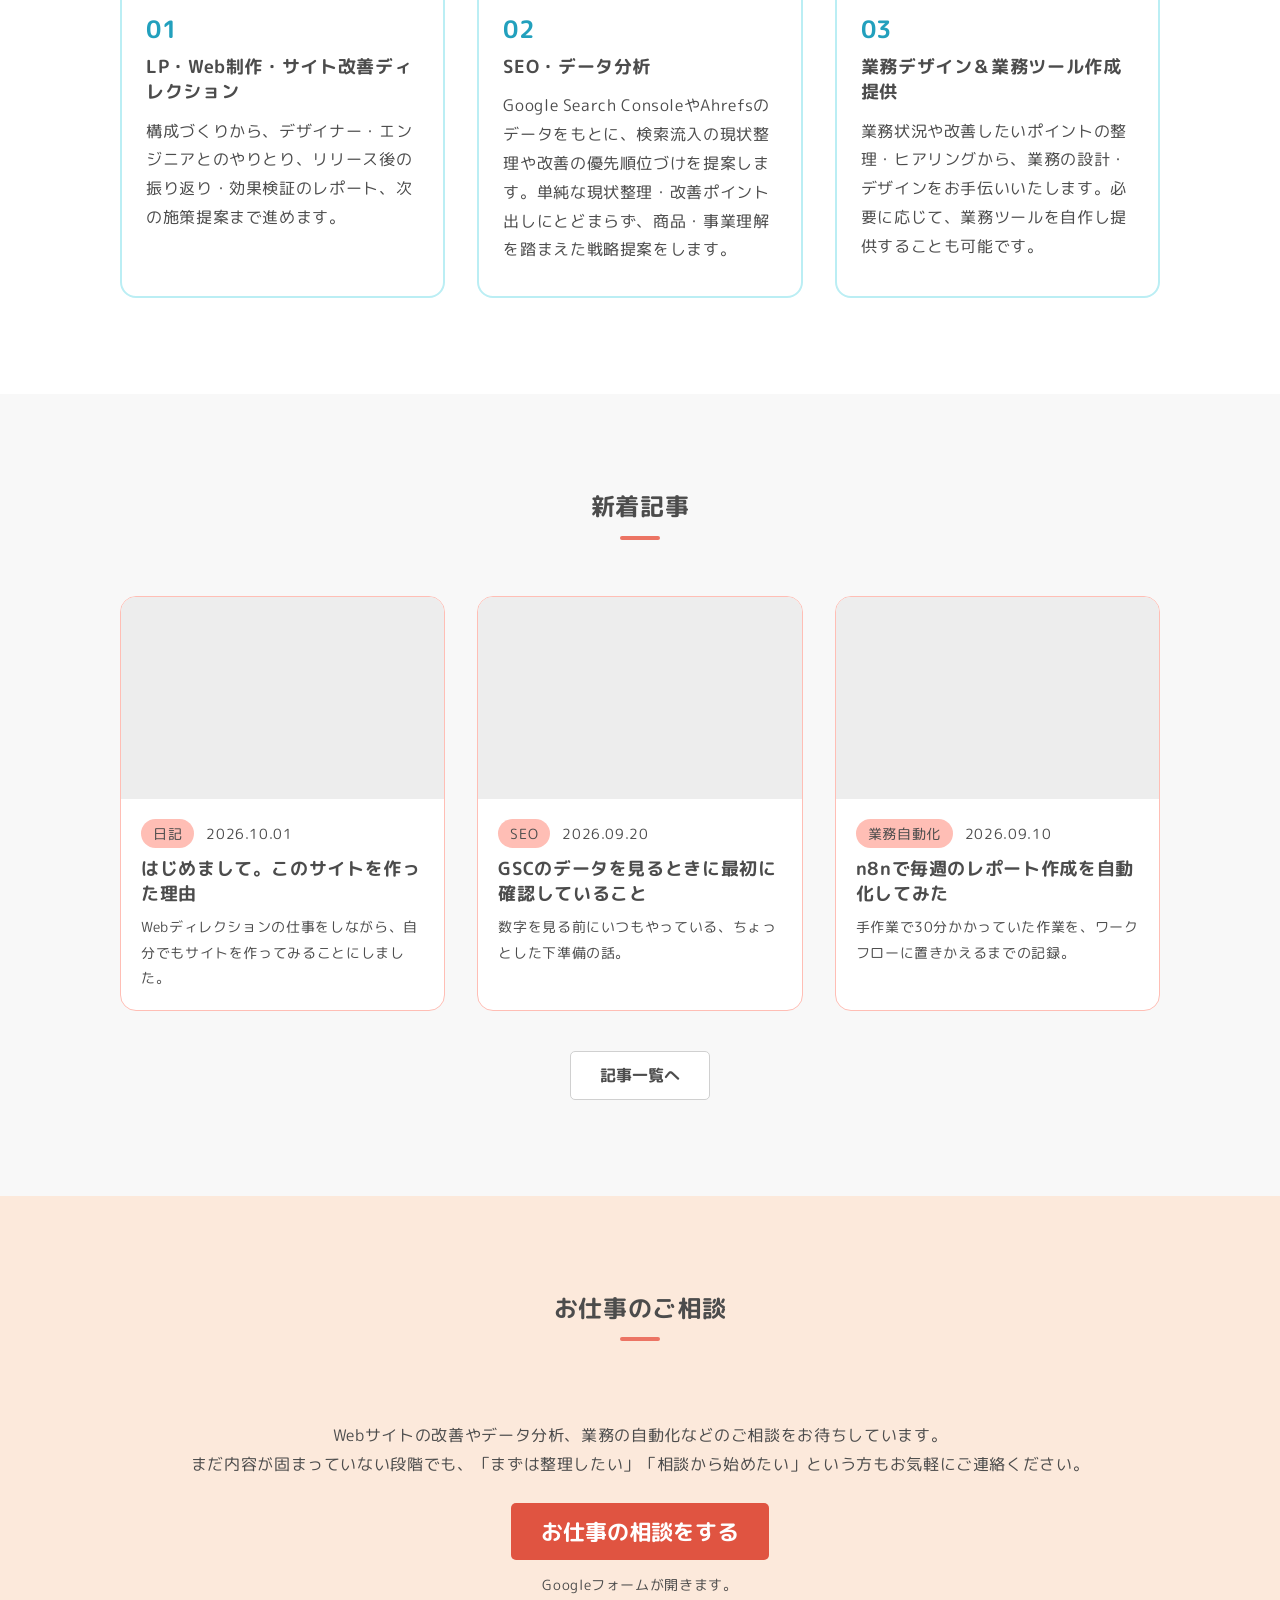
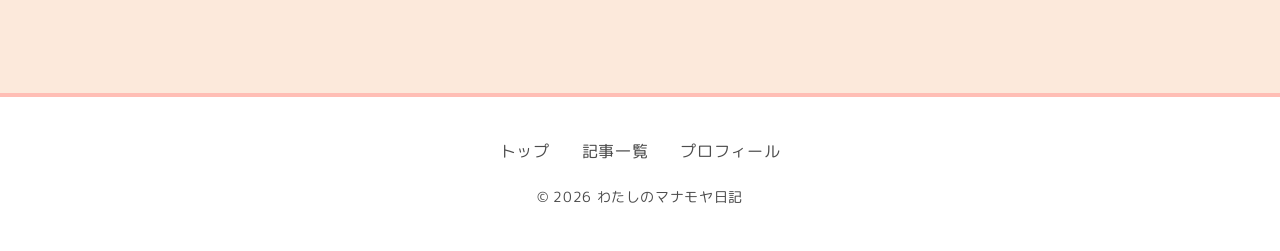
<file: top.html>
<!DOCTYPE html>
<html lang="ja">
<head>
  <meta charset="UTF-8">
  <meta name="viewport" content="width=device-width, initial-scale=1">
  <title>わたしのマナモヤ日記｜日々のマナビ・モヤモヤを消化するブログ『マナモヤ日記』</title>
  <meta name="description" content="Webディレクター・マーケターのSybaが、仕事の学びや日々の気づきを書きためているブログです。">
  <link rel="icon" href="img/logo/1×1.png">
  <link rel="preconnect" href="https://fonts.googleapis.com">
  <link rel="preconnect" href="https://fonts.gstatic.com" crossorigin>
  <link href="https://fonts.googleapis.com/css2?family=M+PLUS+Rounded+1c:wght@400;700&display=swap" rel="stylesheet">
  <link rel="stylesheet" href="css/tokens.css">
  <link rel="stylesheet" href="css/style.css">
</head>
<body>

  <!-- ヘッダー -->
  <header class="header">
    <div class="header__inner">
      <a class="header__logo" href="top.html">
        <img src="img/logo/2×1.png" alt="わたしのマナモヤ日記" width="600" height="300">
      </a>

      <!-- PC用ナビ -->
      <nav class="pc-nav pc-only" aria-label="メインメニュー">
        <ul>
          <li><a href="top.html" aria-current="page">トップ</a></li>
          <li><a href="articles.html">記事一覧</a></li>
          <li><a href="profile.html">プロフィール</a></li>
        </ul>
        <a class="btn btn--primary btn--s" href="#" data-contact>お仕事の相談をする</a>
      </nav>

      <!-- SP用メニューボタン -->
      <button class="menu-btn sp-only" type="button" aria-expanded="false" aria-controls="sp-nav">
        <span class="menu-btn__line"></span>
        <span class="menu-btn__line"></span>
        <span class="menu-btn__line"></span>
        <span class="visually-hidden">メニュー</span>
      </button>
    </div>

    <!-- SP用ナビ -->
    <nav class="sp-nav sp-only" id="sp-nav" aria-label="メインメニュー" hidden>
      <ul>
        <li><a href="top.html" aria-current="page">トップ</a></li>
        <li><a href="articles.html">記事一覧</a></li>
        <li><a href="profile.html">プロフィール</a></li>
      </ul>
    </nav>
  </header>

  <main>

    <!-- ヒーロー -->
    <section class="hero">
      <div class="hero__inner">
        <div class="hero__text">
          <h1 class="hero__title">日々みつけた<br>「<span class="strong-positive">マナビ</span>」と「<span class="strong-negative">モヤモヤ</span>」を、<br><span class="marker">ゆっくり書き残す場所。</span></h1>
          <p class="hero__lead">WebディレクターのSybaです。<br class="pc-only">仕事で考えたことや試してみたことを、『わたしのマナモヤ日記』として書きためています。</p>
          <div class="hero__actions">
            <a class="btn btn--primary btn--l" href="#" data-contact>お仕事の相談をする</a>
            <a class="btn btn--normal btn--l" href="articles.html">記事を読む</a>
          </div>
        </div>
        <div class="hero__visual">
          <img src="img/logo/Syba.png" alt="" width="2048" height="2048">
        </div>
      </div>
    </section>

    <!-- わたしについて -->
    <section class="section section--red">
      <div class="container">
        <h2 class="section__title">わたしについて</h2>
        <div class="about">
          <img class="about__icon" src="img/logo/Syba.png" alt="Sybaのアイコン" width="2048" height="2048">
          <div class="about__text">
            <h3 class="about__name">Syba</h3>
            <p>とあるWebサービス事業会社にて、Webディレクター兼企画職として、自社サービスの運営・商品開発に3年半ほど携わっています。</p>
            <p>今は、Webや開発知識を身につけたく自分のペースで少しずつ勉強中。このサイトも練習を兼ねて制作しています。</p>
            <p>日々、なるほど・こんなのものあるのかといった「<span class="strong-positive">マナビ（学び）</span>」や、そのとき消化しきれなかった・どうするべきなんだろうといった「<span class="strong-negative">モヤモヤ（悩み）</span>」を自分で再消化・吸収するための場として、『わたしのマナモヤ日記』というブログサイトを作り始めました。</p>
            <a class="btn btn--normal btn--m" href="profile.html">プロフィールを見る</a>
          </div>
        </div>
      </div>
    </section>

    <!-- できること -->
    <section class="section">
      <div class="container">
        <h2 class="section__title">わたしにできること</h2>
        <ul class="skills">
          <li class="skill">
            <span class="skill__num" aria-hidden="true">01</span>
            <h3>LP・Web制作・サイト改善ディレクション</h3>
            <p>構成づくりから、デザイナー・エンジニアとのやりとり、リリース後の振り返り・効果検証のレポート、次の施策提案まで進めます。</p>
          </li>
          <li class="skill">
            <span class="skill__num" aria-hidden="true">02</span>
            <h3>SEO・データ分析</h3>
            <p>Google Search ConsoleやAhrefsのデータをもとに、検索流入の現状整理や改善の優先順位づけを提案します。単純な現状整理・改善ポイント出しにとどまらず、商品・事業理解を踏まえた戦略提案をします。</p>
          </li>
          <li class="skill">
            <span class="skill__num" aria-hidden="true">03</span>
            <h3>業務デザイン＆業務ツール作成提供</h3>
            <p>業務状況や改善したいポイントの整理・ヒアリングから、業務の設計・デザインをお手伝いいたします。必要に応じて、業務ツールを自作し提供することも可能です。</p>
          </li>
        </ul>
      </div>
    </section>

    <!-- 新着記事 -->
    <section class="section section--gray">
      <div class="container">
        <h2 class="section__title">新着記事</h2>
        
        <ul class="cards" id="latest-articles"></ul>
        <div class="section__more">
          <a class="btn btn--normal btn--m" href="articles.html">記事一覧へ</a>
        </div>
      </div>
    </section>

    <!-- 問い合わせ -->
    <section class="section section--beige">
      <div class="container contact">
        <h2 class="section__title">お仕事のご相談</h2>
        <p>Webサイトの改善やデータ分析、業務の自動化などのご相談をお待ちしています。<br class="pc-only">まだ内容が固まっていない段階でも、「まずは整理したい」「相談から始めたい」という方もお気軽にご連絡ください。</p>
        <a class="btn btn--primary btn--l" href="#" data-contact>お仕事の相談をする</a>
        <p class="text-small">Googleフォームが開きます。</p>
      </div>
    </section>

  </main>

  <!-- フッター -->
  <footer class="footer">
    <ul class="footer__nav">
      <li><a href="top.html">トップ</a></li>
      <li><a href="articles.html">記事一覧</a></li>
      <li><a href="profile.html">プロフィール</a></li>
    </ul>
    <small>&copy; 2026 わたしのマナモヤ日記</small>
  </footer>

  <script src="js/articles.js"></script>
  <script src="js/main.js"></script>
</body>
</html>
</file>
<file: css/tokens.css>
:root {
  /* Main Color */
  --color-red-weak: #FFEAE7;
  --color-red-normal: #FFBEB5;
  --color-red-strong: #EC7464;
  --color-yellow-weak: #FFFDEE;
  --color-yellow-normal: #FFF8C2;
  --color-yellow-strong: #FFE942;

  /* Accent Color */
  --color-green-weak: #E7FDFF;
  --color-green-normal2: #BBEEF4;
  --color-green-normal1: #22A0BD;

  /* Sub Color */
  --color-gray-weak: #F8F8F8;
  --color-gray-normal: #EDEDED;
  --color-gray-strong: #D0D0D0;
  --color-beige-weak: #FCE9DB;
  --color-beige-normal: #E1BCA1;
  --color-beige-strong: #B28666;

  --color-white: #FFFFFF;

  /* フォントカラー */
  --text-base: #4C4C4C;
  --text-inverse: #FFFFFF;
  --text-accent: #EC7464;
  --text-brand: #22A0BD;

  /* ボタン専用色 */
  --btn-primary: #E05441;
  --btn-primary-hover: #A41805;
  --btn-secondary: #0088BA;
  --btn-secondary-hover: #00516E;
  --btn-normal-hover: #EBEBEB;
  --btn-border: #D0D0D0;
  --btn-border-hover: rgba(208, 208, 208, 0.82);

  /* フォントサイズ */
  --fs-small: 14px;
  --fs-body: 16px;
  --fs-h3: 18px;
  --fs-h2: 24px;
  --fs-h1: 32px;
  --fs-btn-s: 12px;
  --fs-btn-m: 16px;
  --fs-btn-l: 22px;

  /* フォント */
  --font-base: "M PLUS Rounded 1c", "Hiragino Maru Gothic ProN", "Hiragino Kaku Gothic ProN", Meiryo, sans-serif;
  --lh-body: 1.8;
  --lh-heading: 1.4;

  /* 角丸 */
  --radius-btn: 5px;
}

@media (max-width: 767px) {
  :root {
    --fs-h2: 22px;
    --fs-h1: 26px;
  }
}

/* ---------- ベース ---------- */
body {
  font-family: var(--font-base);
  font-size: var(--fs-body);
  line-height: var(--lh-body);
  letter-spacing: 0.04em;
  color: var(--text-base);
  background: var(--color-white);
}

h1, h2, h3 {
  font-weight: 700;
  line-height: var(--lh-heading);
}
h1 { font-size: var(--fs-h1); }
h2 { font-size: var(--fs-h2); }
h3 { font-size: var(--fs-h3); }

small, .text-small { font-size: var(--fs-small); }

/* ---------- ボタン ---------- */
.btn {
  display: inline-flex;
  align-items: center;
  justify-content: center;
  gap: 10px;
  box-sizing: border-box;
  border: none;
  border-radius: var(--radius-btn);
  font-family: inherit;
  font-weight: 700;
  letter-spacing: 0;
  text-decoration: none;
  cursor: pointer;
  transition: background-color 0.2s, border-color 0.2s;
}

/* サイズ: 高さ = line-height + 上下padding（S 35px / M 49px / L 57px） */
.btn--s { padding: 10px 20px; font-size: var(--fs-btn-s); line-height: 15px; }
.btn--m { padding: 15px 30px; font-size: var(--fs-btn-m); line-height: 19px; }
.btn--l { padding: 15px 30px; font-size: var(--fs-btn-l); line-height: 27px; }

/* 色 */
.btn--primary   { background: var(--btn-primary);   color: var(--text-inverse); }
.btn--secondary { background: var(--btn-secondary); color: var(--text-inverse); }
.btn--normal    { background: var(--color-white);   color: var(--text-base); border: 1px solid var(--btn-border); }

/* normalは枠線1px分paddingを減らし、ほかの2種類と同じ高さにする（Figmaのborder-boxと同じ） */
.btn--normal.btn--s { padding: 9px 19px; }
.btn--normal.btn--m,
.btn--normal.btn--l { padding: 14px 29px; }

/* hover */
.btn--primary:hover   { background: var(--btn-primary-hover); }
.btn--secondary:hover { background: var(--btn-secondary-hover); }
.btn--normal:hover    { background: var(--btn-normal-hover); border-color: var(--btn-border-hover); }

/* disabled: 通常デザインのまま透明度60% */
.btn:disabled,
.btn[aria-disabled="true"] {
  opacity: 0.6;
  cursor: not-allowed;
  pointer-events: none;
}
.btn--primary:disabled,   .btn--primary[aria-disabled="true"]   { background: var(--btn-primary); }
.btn--secondary:disabled, .btn--secondary[aria-disabled="true"] { background: var(--btn-secondary); }
.btn--normal:disabled,    .btn--normal[aria-disabled="true"]    { background: var(--color-white); border-color: var(--btn-border); }
</file>
<file: css/style.css>
/* =========================================================
   共通
   ========================================================= */
*,
*::before,
*::after {
  box-sizing: border-box;
}

body {
  margin: 0;
}

h1, h2, h3, p, ul {
  margin: 0;
}

ul {
  padding: 0;
  list-style: none;
}

img {
  display: block;
  max-width: 100%;
  height: auto;
}


a {
  color: inherit;
}

p a:link {
  color: var(--text-brand);
  text-decoration: none;
}

p a:visited {
  color: var(--text-bland-visited);
}

p a:hover {
  text-decoration: underline;
}

.visually-hidden {
  position: absolute;
  width: 1px;
  height: 1px;
  overflow: hidden;
  clip: rect(0 0 0 0);
  white-space: nowrap;
}

/* マーカー */
.marker {
  background: linear-gradient(transparent 60%, var(--color-yellow-strong) 60%);
}

.strong-positive { 
  background: linear-gradient(transparent 60%, var(--color-red-normal) 60%);
}

.strong-negative { 
  background: linear-gradient(transparent 60%, var(--color-green-normal2) 60%);

}

/* ---------- ヘッダー ---------- */
.header {
  position: sticky;
  top: 0;
  z-index: 10;
  background: var(--color-white);
  border-bottom: 1px solid var(--color-gray-normal);
}

.header__inner {
  display: flex;
  align-items: center;
  justify-content: space-between;
  margin: 0 auto;
}

.header__logo img {
  width: auto;
}

/* ---------- ヒーロー ---------- */
.hero {
  background: var(--color-yellow-weak);
}

.hero__title {
  margin-bottom: 24px;
}

.hero__lead {
  margin-bottom: 32px;
}

.hero__actions {
  display: flex;
  gap: 16px;
}

.hero__visual img {
  border-radius: 50%;
  background: var(--color-white);
  border: 4px solid var(--color-beige-normal);
}

/* ---------- セクション共通 ---------- */
.section--red   { background: var(--color-red-weak); }
.section--gray  { background: var(--color-gray-weak); }
.section--beige { background: var(--color-beige-weak); }

.container {
  margin: 0 auto;
}

.section__title {
  text-align: center;
}

/* 見出し下の飾り線 */
.section__title::after {
  content: "";
  display: block;
  width: 40px;
  height: 4px;
  margin: 12px auto 0;
  border-radius: 2px;
  background: var(--color-red-strong);
}

.section__more {
  display: flex;
  justify-content: center;
  margin-top: 40px;
}

/* ---------- わたしについて ---------- */
.about {
  display: flex;
  background: var(--color-white);
  border-radius: 24px;
}

.about__icon {
  flex-shrink: 0;
  border-radius: 50%;
  border: 3px solid var(--color-red-normal);
}

.about__name {
  margin-bottom: 8px;
}

.about__text p {
  margin-bottom: 16px;
}

.about__text .btn {
  margin-top: 8px;
}

/* ---------- できること ---------- */
.skill {
  padding: 32px 24px;
  border: 2px solid var(--color-green-normal2);
  border-radius: 16px;
  background: var(--color-white);
}

.skill__num {
  display: block;
  margin-bottom: 8px;
  font-size: var(--fs-h2);
  font-weight: 700;
  line-height: var(--lh-heading);
  color: var(--text-brand); /* 24px以上の太字なので使用可 */
}

.skill h3 {
  margin-bottom: 12px;
}

/* ---------- 記事カード ---------- */
.card {
  display: block;
  height: 100%;
  overflow: hidden;
  border: 1px solid var(--color-red-normal);
  border-radius: 16px;
  background: var(--color-white);
  text-decoration: none;
  transition: transform 0.2s;
}

.card:hover {
  transform: translateY(-4px);
}

.card__thumb {
  width: 100%;
  aspect-ratio: 16 / 10;
  object-fit: cover;
}

.card__thumb--placeholder {
  background: var(--color-gray-normal);
}

.card__body {
  padding: 20px;
}

.card__meta {
  display: flex;
  align-items: center;
  gap: 12px;
  margin-bottom: 8px;
}

.badge {
  padding: 2px 12px;
  border-radius: 999px;
  background: var(--color-red-normal);
  font-size: var(--fs-small);
}

.card__title {
  margin-bottom: 8px;
}

/* ---------- 問い合わせ ---------- */
.contact {
  display: flex;
  flex-direction: column;
  align-items: center;
  gap: 24px;
  text-align: center;
}

.contact .text-small {
  margin-top: -12px;
}

/* ---------- フッター ---------- */
.footer {
  padding: 40px 16px;
  border-top: 4px solid var(--color-red-normal);
  text-align: center;
}

.footer__nav {
  display: flex;
  justify-content: center;
  flex-wrap: wrap;
  gap: 8px 32px;
  margin-bottom: 16px;
}

.footer__nav a {
  text-decoration: none;
}

.footer__nav a:hover {
  text-decoration: underline;
}

/* ---------- プロフィール ---------- */
.page-head {
  background: var(--color-yellow-weak);
  text-align: center;
}

.profile-card {
  display: flex;
  flex-direction: column;
  align-items: center;
  border: 2px solid var(--color-red-normal);
  border-radius: 24px;
  background: var(--color-white);
  text-align: center;
}

.profile-card__icon {
  border-radius: 50%;
  border: 3px solid var(--color-beige-normal);
}

.profile-card__name {
  margin-top: 16px;
  font-size: var(--fs-h3);
  font-weight: 700;
  line-height: var(--lh-heading);
}

.profile-card__role {
  margin: 4px 0 24px;
}

/* セクション見出し: 左の飾り線 */
.profile-section__title {
  margin-bottom: 24px;
  padding-left: 16px;
  border-left: 6px solid var(--color-red-strong);
}

.profile-section > p + p {
  margin-top: 16px;
}

/* 基本情報 */
.info {
  margin: 32px 0 0;
  border-top: 1px solid var(--color-gray-normal);
}

.info__row {
  display: grid;
  padding: 12px 0;
  border-bottom: 1px solid var(--color-gray-normal);
}

.info dt {
  font-weight: 700;
}

.info dd {
  margin: 0;
}

/* 基本情報の中の箇条書き（スキルなど） */
.info .info__list {
  margin-top: 0;
}

/* 趣味 */
.hobby {
  padding: 24px;
  border-radius: 16px;
  border: 2px solid var(--color-beige-strong);
}

.hobby h3 {
  margin-bottom: 4px;
}

/* 得意なこと */
.strengths {
  display: flex;
  flex-direction: column;
}

.check-list {
  margin-top: 16px;
}

.check-list li {
  position: relative;
  padding-left: 24px;
}

.check-list li + li {
  margin-top: 4px;
}

.check-list li::before {
  content: "";
  position: absolute;
  top: 0.65em;
  left: 4px;
  width: 8px;
  height: 8px;
  border-radius: 50%;
  background: var(--color-green-normal1);
}

/* マナビ・モヤモヤ */
.manamoya {
  display: grid;
  gap: 16px;
  margin: 24px 0;
}

.manamoya__item {
  padding: 20px 24px;
  border-radius: 16px;
}

.manamoya__item h3 {
  margin-bottom: 4px;
}

.manamoya__item--manabi {
  background: var(--color-green-weak);
  border: 2px solid var(--color-green-normal2);
}

.manamoya__item--moyamoya {
  background: var(--color-yellow-normal);
  border: 2px solid var(--color-beige-normal);
}


/* =========================================================
   PC（768px以上）
   ========================================================= */
@media (min-width: 768px) {
  .sp-only {
    display: none !important;
  }

  /* ヘッダー */
  .header__inner {
    max-width: 1120px;
    padding: 12px 40px;
  }

  .header__logo img {
    height: 64px;
  }

  .pc-nav {
    display: flex;
    align-items: center;
    gap: 32px;
  }

  .pc-nav ul {
    display: flex;
    gap: 32px;
  }

  .pc-nav ul a {
    text-decoration: none;
    font-weight: 700;
    padding-bottom: 4px;
    border-bottom: 2px solid transparent;
  }

  .pc-nav ul a:hover,
  .pc-nav ul a[aria-current="page"] {
    border-bottom-color: var(--color-red-strong);
  }

  /* ヒーロー: 左テキスト・右キャラの2カラム */
  .hero__inner {
    display: flex;
    align-items: center;
    justify-content: space-between;
    gap: 64px;
    max-width: 1120px;
    margin: 0 auto;
    padding: 96px 40px;
  }

  .hero__visual img {
    width: 360px;
  }

  /* セクション */
  .section {
    padding: 96px 40px;
  }

  .container {
    max-width: 1040px;
  }

  .section__title {
    margin-bottom: 56px;
  }

  /* わたしについて */
  .about {
    align-items: center;
    gap: 48px;
    padding: 48px 56px;
  }

  .about__icon {
    width: 200px;
  }

  /* できること: 3カラム */
  .skills {
    display: grid;
    grid-template-columns: repeat(3, 1fr);
    gap: 32px;
  }

  /* 記事: 3カラム */
  .cards {
    display: grid;
    grid-template-columns: repeat(3, 1fr);
    gap: 32px;
  }

  /* プロフィール: 左に人物カードを固定、右に本文 */
  .page-head {
    padding: 56px 40px;
  }

  .profile {
    display: grid;
    grid-template-columns: 260px 1fr;
    gap: 64px;
    max-width: 1120px;
    margin: 0 auto;
    padding: 72px 40px 96px;
  }

  .profile-card {
    position: sticky;
    top: 113px; /* ヘッダーの高さ + 余白 */
    align-self: start;
    padding: 32px 24px;
  }

  .profile-card__icon {
    width: 160px;
  }

  .profile-section + .profile-section {
    margin-top: 72px;
  }

  .info__row {
    grid-template-columns: 120px 1fr;
  }

  .hobbies {
    display: grid;
    grid-template-columns: repeat(3, 1fr);
    gap: 16px;
  }

  .strengths {
    gap: 24px;
  }

  .manamoya {
    grid-template-columns: 1fr 1fr;
  }
}


/* =========================================================
   SP（767px以下）
   ========================================================= */
@media (max-width: 767px) {
  .pc-only {
    display: none !important;
  }

  /* ヘッダー */
  .header__inner {
    padding: 8px 16px;
  }

  .header__logo img {
    height: 48px;
  }

  .menu-btn {
    display: flex;
    flex-direction: column;
    justify-content: center;
    gap: 6px;
    width: 44px;
    height: 44px;
    padding: 10px;
    border: none;
    background: none;
    cursor: pointer;
  }

  .menu-btn__line {
    display: block;
    height: 2px;
    border-radius: 1px;
    background: var(--text-base);
    transition: transform 0.2s, opacity 0.2s;
  }

  .menu-btn[aria-expanded="true"] .menu-btn__line:nth-child(1) {
    transform: translateY(8px) rotate(45deg);
  }
  .menu-btn[aria-expanded="true"] .menu-btn__line:nth-child(2) {
    opacity: 0;
  }
  .menu-btn[aria-expanded="true"] .menu-btn__line:nth-child(3) {
    transform: translateY(-8px) rotate(-45deg);
  }

  .sp-nav {
    border-top: 1px solid var(--color-gray-normal);
  }

  .sp-nav a {
    display: block;
    padding: 16px;
    border-bottom: 1px solid var(--color-gray-normal);
    font-weight: 700;
    text-decoration: none;
  }

  .sp-nav a[aria-current="page"] {
    background: var(--color-red-weak);
  }

  /* ヒーロー: キャラを上、テキストを下に縦積み */
  .hero__inner {
    display: flex;
    flex-direction: column-reverse;
    align-items: center;
    gap: 24px;
    padding: 40px 16px 56px;
  }

  .hero__visual img {
    width: 180px;
  }

  .hero__title {
    text-align: center;
  }

  .hero__actions {
    flex-direction: column;
  }

  .hero__actions .btn {
    width: 100%;
  }

  /* セクション */
  .section {
    padding: 64px 16px;
  }

  .section__title {
    margin-bottom: 32px;
  }

  /* わたしについて: アイコンを上に置いて中央寄せ */
  .about {
    flex-direction: column;
    align-items: center;
    gap: 16px;
    padding: 32px 20px;
  }

  .about__icon {
    width: 120px;
  }

  .about__name {
    text-align: center;
  }

  .about__text .btn {
    width: 100%;
  }

  /* できること: 1カラム */
  .skills {
    display: flex;
    flex-direction: column;
    gap: 16px;
  }

  /* 記事: 横並びの小さいカード（サムネ左・テキスト右） */
  .cards {
    display: flex;
    flex-direction: column;
    gap: 16px;
  }

  .card {
    display: flex;
  }

  .card__thumb {
    flex-shrink: 0;
    width: 112px;
    aspect-ratio: auto;
    min-height: 100%;
  }

  .card__body {
    padding: 12px 16px;
  }

  .card__excerpt {
    display: none;
  }

  .section__more .btn,
  .contact .btn {
    width: 100%;
  }

  /* プロフィール: 人物カードを上に置いて縦積み */
  .page-head {
    padding: 32px 16px;
  }

  .profile {
    padding: 32px 16px 64px;
  }

  .profile-card {
    margin-bottom: 48px;
    padding: 24px 20px;
  }

  .profile-card__icon {
    width: 120px;
  }

  .profile-card .btn {
    width: 100%;
  }

  .profile-section + .profile-section {
    margin-top: 56px;
  }

  .info__row {
    grid-template-columns: 80px 1fr;
  }

  .hobbies {
    display: flex;
    flex-direction: column;
    gap: 12px;
  }

  .strengths {
    gap: 16px;
  }
}
</file>
